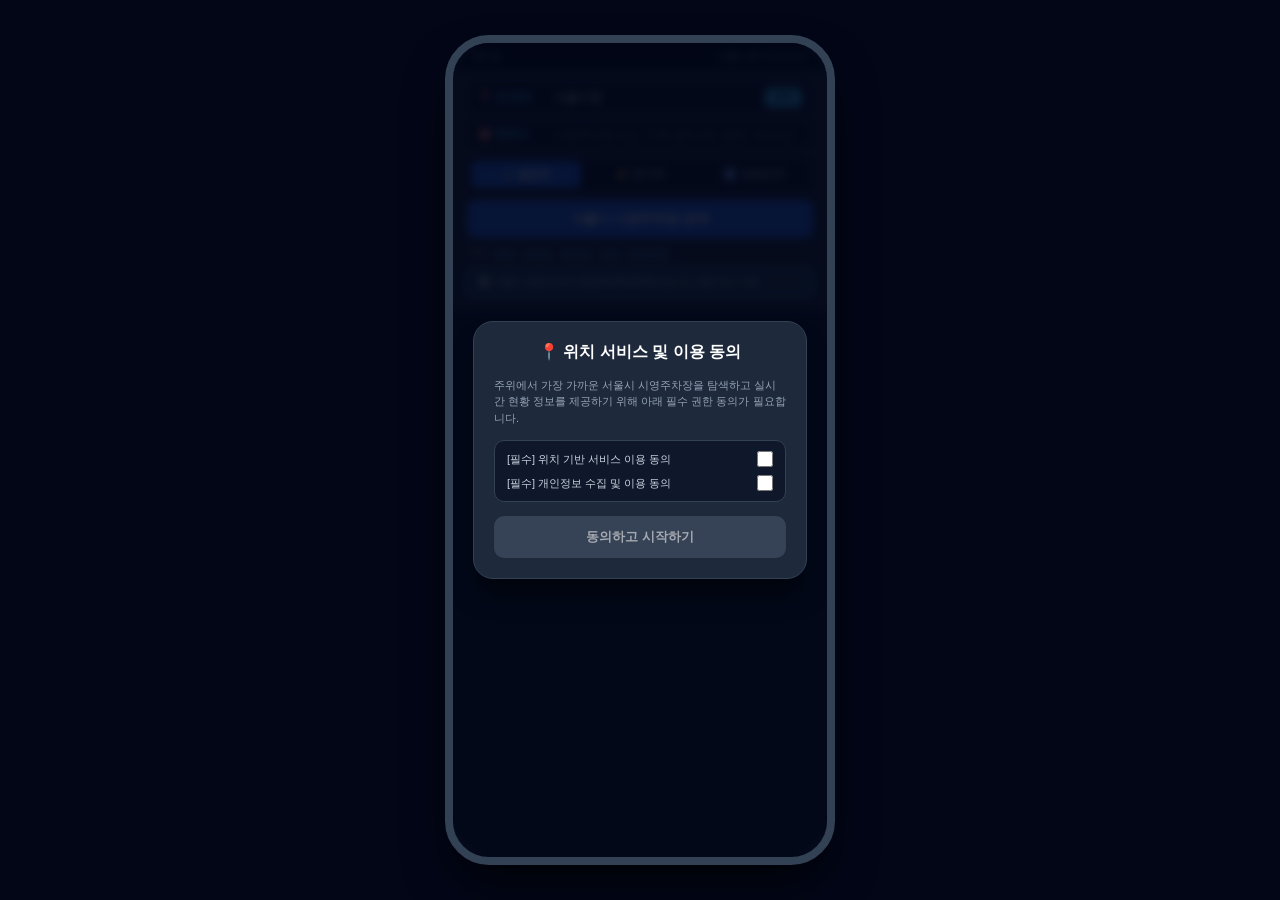
<file: docs/assets/teams/team1/project.html>
<!DOCTYPE html>
<html lang="ko">
<head>
    <meta charset="UTF-8">
    <meta name="viewport" content="width=device-width, initial-scale=1.0">
    <title>서울시 시영주차장 찾기</title>
    <style>
        :root {
            --primary: #2563eb;
            --bg: #0f172a;
            --card-bg: #1e293b;
            --text-main: #f8fafc;
            --text-sub: #94a3b8;
            --green: #22c55e;
            --red: #ef4444;
            --yellow: #eab308;
            --accent: #38bdf8;
            --kakao: #fee500;
            --naver: #03cf5d;
        }

        * { box-sizing: border-box; margin: 0; padding: 0; font-family: -apple-system, BlinkMacSystemFont, "Segoe UI", "Apple SD Gothic Neo", "Noto Sans KR", Roboto, sans-serif; }
        body { background-color: #020617; display: flex; justify-content: center; align-items: center; min-height: 100vh; padding: 10px; }

        .phone-frame {
            width: 390px; height: 830px; background: var(--bg); border-radius: 44px;
            border: 8px solid #334155; box-shadow: 0 25px 50px -12px rgba(0, 0, 0, 0.8);
            display: flex; flex-direction: column; overflow: hidden; position: relative; color: var(--text-main);
        }

        .status-bar { height: 26px; padding: 0 20px; display: flex; justify-content: space-between; align-items: center; font-size: 11px; color: var(--text-sub); background: #020617; }

        .app-header { padding: 12px 14px; background: var(--card-bg); border-bottom: 1px solid #334155; display: flex; flex-direction: column; gap: 8px; }
        
        .location-control { display: flex; flex-direction: column; gap: 6px; }
        .input-row { display: flex; align-items: center; gap: 6px; background: #0f172a; padding: 6px 10px; border-radius: 8px; border: 1px solid #334155; }
        .input-row label { font-size: 11px; font-weight: bold; width: 70px; color: var(--accent); flex-shrink: 0; }
        .input-row input { background: transparent; border: none; color: white; font-size: 12px; flex: 1; outline: none; min-width: 0; }
        
        /* 차량 유형 선택 필터 스타일 */
        .vehicle-filter-group { display: flex; gap: 4px; background: #0f172a; padding: 3px; border-radius: 8px; border: 1px solid #334155; }
        .vehicle-btn {
            flex: 1; background: transparent; border: none; color: var(--text-sub); padding: 6px 0;
            border-radius: 6px; font-size: 11px; font-weight: bold; cursor: pointer; transition: all 0.2s ease;
        }
        .vehicle-btn.active { background: var(--primary); color: #fff; box-shadow: 0 2px 4px rgba(0,0,0,0.3); }

        .btn-gps { background: var(--accent); color: #020617; border: none; padding: 4px 8px; border-radius: 6px; font-size: 10px; font-weight: bold; cursor: pointer; white-space: nowrap; }
        .btn-search { background: var(--primary); color: white; border: none; padding: 10px; border-radius: 8px; font-weight: bold; font-size: 13px; cursor: pointer; text-align: center; }
        .btn-search:active { opacity: 0.85; }

        .notice {
            background: rgba(56, 189, 248, 0.15); border: 1px solid var(--accent); color: #bae6fd;
            font-size: 10px; padding: 6px 10px; border-radius: 6px; line-height: 1.4;
        }

        .hint { font-size: 10px; color: var(--text-sub); padding: 0 2px; }
        .hint span { color: var(--accent); cursor: pointer; text-decoration: underline; }

        .main-screen { flex: 1; overflow-y: auto; padding: 12px; display: flex; flex-direction: column; gap: 12px; }

        .result-header { font-size: 12px; color: var(--text-sub); padding: 0 2px 4px; }
        .result-header b { color: var(--accent); }

        .parking-card {
            background: var(--card-bg); border-radius: 14px; padding: 14px; border: 1px solid #334155;
            display: flex; flex-direction: column; gap: 10px;
        }
        .card-top { display: flex; justify-content: space-between; align-items: flex-start; gap: 8px; }
        .card-title { font-size: 15px; font-weight: bold; color: #fff; line-height: 1.3; }
        .card-dist { font-size: 11px; color: var(--accent); font-weight: bold; white-space: nowrap; }

        .fee-box {
            background: rgba(15, 23, 42, 0.7); border: 1px dashed #475569; border-radius: 8px;
            padding: 8px 10px; font-size: 11px; color: #cbd5e1; display: flex; flex-direction: column; gap: 3px;
        }
        .fee-title { color: var(--accent); font-weight: bold; }

        .picto-grid { display: grid; grid-template-columns: repeat(3, 1fr); gap: 6px; background: #0f172a; padding: 8px; border-radius: 8px; text-align: center; }
        .picto-item { font-size: 11px; color: var(--text-sub); border: 1px solid transparent; border-radius: 6px; padding: 4px 2px; }
        .picto-item.highlight { border-color: var(--accent); background: rgba(56, 189, 248, 0.1); }
        .picto-item b { display: block; font-size: 14px; margin-top: 2px; }

        .nav-btn-group { display: flex; gap: 6px; margin-top: 4px; }
        .nav-btn {
            flex: 1; border: none; padding: 9px 0; border-radius: 8px; font-size: 11px; font-weight: bold;
            cursor: pointer; display: flex; justify-content: center; align-items: center; gap: 4px; text-decoration: none;
        }
        .btn-kakao { background: var(--kakao); color: #191919; }
        .btn-naver { background: var(--naver); color: white; }

        .loading-text { text-align: center; padding: 30px; font-size: 13px; color: var(--accent); }
        
        .empty-box {
            background: var(--card-bg); border: 1px dashed #475569; border-radius: 14px;
            padding: 36px 20px; text-align: center; display: flex; flex-direction: column; align-items: center; gap: 10px;
        }
        .empty-icon { font-size: 32px; }
        .empty-title { font-size: 14px; font-weight: bold; color: #f1f5f9; }
        .empty-sub { font-size: 11px; color: var(--text-sub); line-height: 1.5; }

        .badge-live {
            display: inline-block; background: #065f46; color: #34d399; font-size: 9px;
            padding: 2px 6px; border-radius: 4px; font-weight: bold; margin-left: 4px;
        }

        /* ========== 개인정보 및 위치 동의 모달 스타일 ========== */
        .modal-overlay {
            position: absolute; top: 0; left: 0; right: 0; bottom: 0;
            background: rgba(2, 6, 23, 0.85); backdrop-filter: blur(4px);
            display: flex; justify-content: center; align-items: center; padding: 20px; z-index: 999;
        }
        .modal-card {
            background: var(--card-bg); border: 1px solid #334155; border-radius: 20px;
            padding: 20px; width: 100%; display: flex; flex-direction: column; gap: 14px;
            box-shadow: 0 20px 25px -5px rgba(0, 0, 0, 0.5);
        }
        .modal-title { font-size: 16px; font-weight: bold; color: #fff; text-align: center; }
        .modal-desc { font-size: 11px; color: var(--text-sub); line-height: 1.5; }
        .consent-box {
            background: #0f172a; border-radius: 10px; padding: 10px 12px; border: 1px solid #334155;
            display: flex; flex-direction: column; gap: 8px; font-size: 11px;
        }
        .consent-item { display: flex; justify-content: space-between; align-items: center; color: #cbd5e1; }
        .consent-item input[type="checkbox"] { accent-color: var(--primary); width: 16px; height: 16px; cursor: pointer; }
        .btn-consent {
            background: var(--primary); color: white; border: none; padding: 12px;
            border-radius: 10px; font-weight: bold; font-size: 13px; cursor: pointer; text-align: center;
        }
        .btn-consent:disabled { background: #475569; cursor: not-allowed; opacity: 0.6; }
    </style>
</head>
<body>

<div class="phone-frame">
    <!-- 서비스 이용동의 Modal -->
    <div class="modal-overlay" id="consentModal">
        <div class="modal-card">
            <div class="modal-title">📍 위치 서비스 및 이용 동의</div>
            <div class="modal-desc">
                주위에서 가장 가까운 서울시 시영주차장을 탐색하고 실시간 현황 정보를 제공하기 위해 아래 필수 권한 동의가 필요합니다.
            </div>
            <div class="consent-box">
                <label class="consent-item">
                    <span>[필수] 위치 기반 서비스 이용 동의</span>
                    <input type="checkbox" id="chkLocation" onchange="validateConsent()">
                </label>
                <label class="consent-item">
                    <span>[필수] 개인정보 수집 및 이용 동의</span>
                    <input type="checkbox" id="chkPrivacy" onchange="validateConsent()">
                </label>
            </div>
            <button class="btn-consent" id="btnConsentSubmit" disabled onclick="acceptConsent()">동의하고 시작하기</button>
        </div>
    </div>

    <div class="status-bar">
        <span id="clock">--:--</span>
        <span>서울시영 주차안내</span>
    </div>

    <div class="app-header">
        <div class="location-control">
            <div class="input-row">
                <label>📍 내 위치</label>
                <input type="text" id="startLocInput" value="서울시청" readonly>
                <button class="btn-gps" onclick="setGPSLocation()">GPS</button>
            </div>
            <div class="input-row">
                <label>🎯 목적지</label>
                <input type="text" id="targetLocInput" placeholder="시영주차장 또는 지역 검색 (예: 종로, 여의도)" value="">
            </div>
        </div>

        <!-- 차량 유형 선택 세그먼트 -->
        <div class="vehicle-filter-group">
            <button class="vehicle-btn active" onclick="setVehicleType('general', this)">🚙 일반차</button>
            <button class="vehicle-btn" onclick="setVehicleType('ev', this)">⚡ 전기차</button>
            <button class="vehicle-btn" onclick="setVehicleType('disabled', this)">♿ 장애인차</button>
        </div>

        <button class="btn-search" onclick="searchParking()">서울시 시영주차장 검색</button>
        <div class="hint">
            추천: <span onclick="quickSearch('종로')">종로</span> ·
            <span onclick="quickSearch('여의도')">여의도</span> ·
            <span onclick="quickSearch('동대문')">동대문</span> ·
            <span onclick="quickSearch('강남')">강남</span> ·
            <span onclick="quickSearch('한강')">한강공원</span>
        </div>
        <div class="notice">
            🏛️ 서울시 열린데이터 광장(GetParkInfo) 실시간 연동 모드 지원
        </div>
    </div>

    <div class="main-screen" id="parkingList">
        <div class="loading-text">목적지를 입력하고<br>「서울시 시영주차장 검색」을 눌러주세요</div>
    </div>
</div>

<script>
    // ========== 서울시 열린데이터 광장 API 설정 ==========
    const SEOUL_API_KEY = "YOUR_SEOUL_API_KEY";

    // 선택된 차량 유형 ('general' | 'ev' | 'disabled')
    let currentVehicleType = 'general';

    // ========== 서울시 주요 시영/공영주차장 마스터 데이터 ==========
    const SEOUL_MUNICIPAL_PARKING = [
        { code: "1010001", name: "종로구청 시영주차장", addr: "서울특별시 종로구 삼봉로 43", lat: 37.5735, lng: 126.9790, capacity: 95, rates: "5분당 400원" },
        { code: "1010002", name: "광화문 빌딩 시영주차장", addr: "서울특별시 종로구 세종대로 149", lat: 37.5698, lng: 126.9767, capacity: 150, rates: "5분당 500원" },
        { code: "1020001", name: "서울시청 본청 시영주차장", addr: "서울특별시 중구 세종대로 110", lat: 37.5665, lng: 126.9780, capacity: 180, rates: "5분당 500원" },
        { code: "1020002", name: "동대문디자인플라자(DDP) 시영주차장", addr: "서울특별시 중구 을지로 281", lat: 37.5668, lng: 127.0095, capacity: 350, rates: "5분당 400원" },
        { code: "1020003", name: "남산예장 시영주차장", addr: "서울특별시 중구 예장동 8-1", lat: 37.5562, lng: 126.9904, capacity: 120, rates: "5분당 300원" },
        { code: "1030001", name: "한강공원 여의도 1주차장", addr: "서울특별시 영등포구 여의서로 28", lat: 37.5251, lng: 126.9284, capacity: 450, rates: "30분 기본 2,000원" },
        { code: "1030002", name: "여의도 수선화 시영주차장", addr: "서울특별시 영등포구 여의동로 3", lat: 37.5198, lng: 126.9382, capacity: 210, rates: "5분당 500원" },
        { code: "1040001", name: "강남역 공영(시영)주차장", addr: "서울특별시 강남구 테헤란로 1", lat: 37.4979, lng: 127.0276, capacity: 220, rates: "5분당 600원" },
        { code: "1040002", name: "학여울역 세텍 시영주차장", addr: "서울특별시 강남구 남부순환로 3104", lat: 37.4961, lng: 127.0708, capacity: 580, rates: "5분당 250원" },
        { code: "1050001", name: "상암 수색역 공영주차장", addr: "서울특별시 마포구 수색로 217", lat: 37.5801, lng: 126.8950, capacity: 160, rates: "5분당 250원" },
        { code: "1050002", name: "합정동 시영주차장", addr: "서울특별시 마포구 성지길 25", lat: 37.5485, lng: 126.9135, capacity: 85, rates: "5분당 400원" },
        { code: "1060001", name: "잠실종합운동장 시영주차장", addr: "서울특별시 송파구 올림픽로 25", lat: 37.5160, lng: 127.0740, capacity: 1200, rates: "5분당 200원" }
    ];

    let userLat = 37.5665;
    let userLng = 126.9780;

    function updateClock() {
        const now = new Date();
        document.getElementById('clock').textContent =
            now.getHours().toString().padStart(2, '0') + ':' +
            now.getMinutes().toString().padStart(2, '0');
    }
    updateClock();
    setInterval(updateClock, 30000);

    // ========== 이용동의 및 위치 처리 함수 ==========
    function validateConsent() {
        const chkLoc = document.getElementById('chkLocation').checked;
        const chkPriv = document.getElementById('chkPrivacy').checked;
        document.getElementById('btnConsentSubmit').disabled = !(chkLoc && chkPriv);
    }

    function acceptConsent() {
        document.getElementById('consentModal').style.display = 'none';
        setGPSLocation(); // 동의 완료 후 위치 자동 파악
    }

    function setVehicleType(type, btnElement) {
        currentVehicleType = type;
        document.querySelectorAll('.vehicle-btn').forEach(b => b.classList.remove('active'));
        btnElement.classList.add('active');
        searchParking(); // 선택 변경 시 자동 다시 검색
    }

    function getDistance(lat1, lng1, lat2, lng2) {
        const R = 6371;
        const dLat = (lat2 - lat1) * Math.PI / 180;
        const dLng = (lng2 - lng1) * Math.PI / 180;
        const a = Math.sin(dLat/2) ** 2 +
                  Math.cos(lat1 * Math.PI/180) * Math.cos(lat2 * Math.PI/180) *
                  Math.sin(dLng/2) ** 2;
        return R * 2 * Math.atan2(Math.sqrt(a), Math.sqrt(1-a));
    }

    function formatDistance(km) {
        if (km < 1) return Math.round(km * 1000) + ' m';
        return km.toFixed(1) + ' km';
    }

    async function fetchSeoulParkingApi(parkingName) {
        if (!SEOUL_API_KEY || SEOUL_API_KEY === "YOUR_SEOUL_API_KEY") {
            return null;
        }

        const url = `http://openapi.seoul.go.kr:8088/${SEOUL_API_KEY}/json/GetParkInfo/1/10/${encodeURIComponent(parkingName)}`;

        try {
            const response = await fetch(url);
            const data = await response.json();
            if (data.GetParkInfo && data.GetParkInfo.row) {
                return data.GetParkInfo.row;
            }
        } catch (error) {
            console.warn("서울시 API 호출 오류:", error);
        }
        return null;
    }

    function mockRemaining(capacity) {
        const occupiedRatio = 0.4 + Math.random() * 0.5;
        return Math.max(0, Math.floor(capacity * (1 - occupiedRatio)));
    }

    function setGPSLocation() {
        const startInput = document.getElementById('startLocInput');
        startInput.value = "📍 GPS 확인 중...";

        if (!navigator.geolocation) {
            startInput.value = "📍 GPS 미지원";
            return;
        }

        navigator.geolocation.getCurrentPosition(
            (pos) => {
                userLat = pos.coords.latitude;
                userLng = pos.coords.longitude;
                startInput.value = `📍 내 위치 (${userLat.toFixed(4)}, ${userLng.toFixed(4)})`;
                searchParking();
            },
            () => {
                userLat = 37.5665;
                userLng = 126.9780;
                startInput.value = "📍 서울시청 (GPS 실패)";
                searchParking();
            },
            { enableHighAccuracy: true, timeout: 10000, maximumAge: 60000 }
        );
    }

    function quickSearch(place) {
        document.getElementById('targetLocInput').value = place;
        searchParking();
    }

    async function searchParking() {
        const container = document.getElementById('parkingList');
        const query = document.getElementById('targetLocInput').value.trim();
        const qLower = query.toLowerCase();

        container.innerHTML = '<div class="loading-text">🔍 서울시 시영주차장 실시간 정보 조회 중...</div>';

        let list = [];

        // 1. API 데이터 조회 시도
        const apiResult = await fetchSeoulParkingApi(query);

        if (apiResult && apiResult.length > 0) {
            list = apiResult.map(item => ({
                name: item.PARKING_NAME,
                addr: item.ADDR,
                lat: parseFloat(item.LAT) || userLat,
                lng: parseFloat(item.LOT) || userLng,
                capacity: parseInt(item.CAPACITY) || 100,
                remain: parseInt(item.CUR_PARKING) !== undefined ? (parseInt(item.CAPACITY) - parseInt(item.CUR_PARKING)) : 20,
                rates: item.RATES ? `5분당 ${item.RATES}원` : "공영 요금 체계",
                isLive: true
            }));
        } else {
            // 2. 마스터 데이터에서 검색어 매칭
            if (query) {
                const filtered = SEOUL_MUNICIPAL_PARKING.filter(p =>
                    p.name.toLowerCase().includes(qLower) ||
                    p.addr.toLowerCase().includes(qLower)
                );

                list = filtered.map(p => ({
                    ...p,
                    remain: mockRemaining(p.capacity),
                    isLive: false
                }));
            } else {
                list = SEOUL_MUNICIPAL_PARKING.map(p => ({
                    ...p,
                    remain: mockRemaining(p.capacity),
                    isLive: false
                }));
            }
        }

        container.innerHTML = '';

        // 3. 검색 결과가 0건일 때 처리
        if (query && list.length === 0) {
            container.innerHTML = `
                <div class="empty-box">
                    <div class="empty-icon">🚫</div>
                    <div class="empty-title">검색 결과가 없습니다</div>
                    <div class="empty-sub">
                        "<b>${query}</b>" 구역/장소에 해당하는<br>서울시 시영주차장을 찾을 수 없습니다.<br><br>
                        다른 지역명(예: 종로, 여의도, 강남)으로 다시 검색해보세요.
                    </div>
                </div>
            `;
            return;
        }

        // 4. 거리 계산 및 정렬
        list = list.map(p => ({
            ...p,
            distance: getDistance(userLat, userLng, p.lat, p.lng)
        })).sort((a, b) => a.distance - b.distance);

        const header = document.createElement('div');
        header.className = 'result-header';
        header.innerHTML = query ? `"<b>${query}</b>" 검색 결과` : `<b>내 위치</b> 기준 가까운 시영주차장`;
        container.appendChild(header);

        list.forEach(item => {
            const isFull = item.remain <= 0;
            const disCap = Math.floor(item.remain * 0.1);
            const evCap  = Math.floor(item.remain * 0.15);
            const genCap = Math.max(0, item.remain - disCap - evCap);

            const kakaoUrl = `https://map.kakao.com/link/to/${encodeURIComponent(item.name)},${item.lat},${item.lng}`;
            const naverUrl = `https://map.naver.com/v5/search/${encodeURIComponent(item.name)}?c=${item.lng},${item.lat},15,0,0,0,dh`;

            const card = document.createElement('div');
            card.className = 'parking-card';
            card.innerHTML = `
                <div class="card-top">
                    <span class="card-title">${item.name}</span>
                    <span class="card-dist">${formatDistance(item.distance)}</span>
                </div>
                <div class="fee-box">
                    <span class="fee-title">💳 요금 (시영 공영)</span>
                    <span>${item.rates}</span>
                    <span style="font-size:9px; color:var(--text-sub);">📍 ${item.addr}</span>
                </div>
                <div class="picto-grid">
                    <div class="picto-item ${currentVehicleType === 'disabled' ? 'highlight' : ''}">
                        ♿ 장애인<br><b style="color:var(--accent)">${disCap}</b>
                    </div>
                    <div class="picto-item ${currentVehicleType === 'ev' ? 'highlight' : ''}">
                        ⚡ 전기차<br><b style="color:var(--green)">${evCap}</b>
                    </div>
                    <div class="picto-item ${currentVehicleType === 'general' ? 'highlight' : ''}">
                        🚙 일반<br>
                        <b style="color:${isFull ? 'var(--red)' : 'var(--yellow)'}">
                            ${isFull ? '만차' : genCap}
                        </b>
                    </div>
                </div>
                <div style="font-size:9px; color:#64748b; text-align:center;">
                    총 ${item.capacity}면 · 여유 ${item.remain}면
                    ${item.isLive ? '<span class="badge-live">서울시 실시간</span>' : '<span class="badge-live" style="background:#475569; color:#cbd5e1;">시영 안내</span>'}
                </div>
                <div class="nav-btn-group">
                    <a href="${kakaoUrl}" target="_blank" class="nav-btn btn-kakao">🟡 카카오맵</a>
                    <a href="${naverUrl}" target="_blank" class="nav-btn btn-naver">🟢 네이버지도</a>
                </div>
            `;
            container.appendChild(card);
        });
    }
</script>

</body>
</html>
</file>
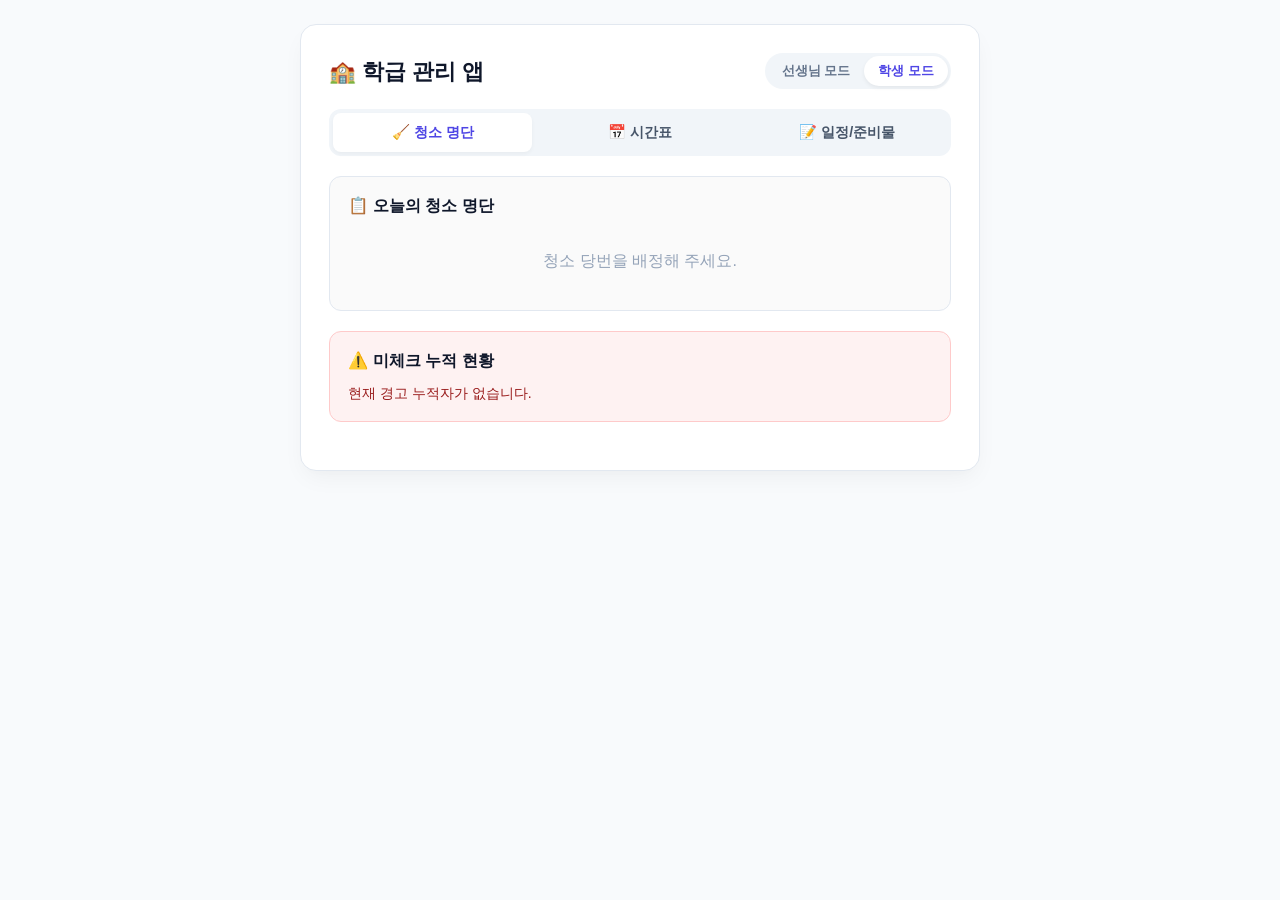
<file: docs/assets/teams/team4/project.html>
<!DOCTYPE html>
<html lang="ko">
<head>
    <meta charset="UTF-8">
    <meta name="viewport" content="width=device-width, initial-scale=1.0">
    <title>스마트 학급 통합 관리 시스템</title>
    <style>
        :root {
            --primary-color: #4F46E5;
            --primary-light: #EEF2FF;
            --bg-color: #F8FAFC;
            --card-bg: #FFFFFF;
            --text-main: #0F172A;
            --text-sub: #475569;
            --border-color: #E2E8F0;
            --danger-color: #EF4444;
            --danger-bg: #FEF2F2;
            --warning-color: #F59E0B;
            --success-color: #10B981;
            --purple-color: #8B5CF6;
            --teal-color: #14B8A6;
        }

        * { box-sizing: border-box; }

        body {
            font-family: 'Pretendard', -apple-system, BlinkMacSystemFont, "Segoe UI", Roboto, sans-serif;
            background-color: var(--bg-color);
            color: var(--text-main);
            margin: 0;
            padding: 24px 16px;
            display: flex;
            justify-content: center;
        }

        .container {
            width: 100%;
            max-width: 680px;
            background: var(--card-bg);
            border-radius: 16px;
            padding: 28px;
            box-shadow: 0 10px 25px -5px rgba(0, 0, 0, 0.05), 0 8px 10px -6px rgba(0, 0, 0, 0.01);
            border: 1px solid var(--border-color);
        }

        .header-bar {
            display: flex;
            justify-content: space-between;
            align-items: center;
            margin-bottom: 20px;
        }

        h1 {
            font-size: 1.35rem;
            font-weight: 700;
            margin: 0;
            color: var(--text-main);
            display: flex;
            align-items: center;
            gap: 8px;
        }

        .mode-toggle {
            display: flex;
            background: #F1F5F9;
            border-radius: 20px;
            padding: 3px;
        }

        .mode-btn {
            border: none;
            padding: 6px 14px;
            border-radius: 16px;
            font-size: 0.82rem;
            font-weight: 600;
            cursor: pointer;
            background: transparent;
            color: #64748B;
            transition: all 0.2s ease;
        }

        .mode-btn.active {
            background: white;
            color: var(--primary-color);
            box-shadow: 0 2px 4px rgba(0,0,0,0.06);
        }

        .today-banner {
            color: white;
            padding: 16px 20px;
            border-radius: 12px;
            text-align: left;
            font-weight: 600;
            font-size: 1.05rem;
            margin-bottom: 12px;
            box-shadow: 0 4px 12px rgba(0,0,0,0.05);
        }

        .today-banner.supply {
            background: linear-gradient(135deg, #0D9488, #10B981);
        }

        .today-banner.eval {
            background: linear-gradient(135deg, #F59E0B, #EF4444);
        }

        .notice-title {
            font-size: 0.8rem;
            opacity: 0.9;
            margin-bottom: 4px;
            text-transform: uppercase;
            letter-spacing: 0.5px;
        }

        .tab-menu {
            display: flex;
            gap: 8px;
            margin-bottom: 20px;
            background: #F1F5F9;
            padding: 4px;
            border-radius: 12px;
        }

        .tab-btn {
            flex: 1;
            padding: 10px;
            border: none;
            background: transparent;
            color: var(--text-sub);
            font-weight: 600;
            border-radius: 8px;
            cursor: pointer;
            font-size: 0.9rem;
            transition: all 0.2s ease;
            text-align: center;
        }

        .tab-btn.active {
            background: white;
            color: var(--primary-color);
            box-shadow: 0 2px 4px rgba(0,0,0,0.04);
        }

        .tab-content { display: none; }
        .tab-content.active { display: block; }

        .section {
            background: #FAFAFA;
            border: 1px solid var(--border-color);
            padding: 18px;
            border-radius: 12px;
            margin-bottom: 20px;
        }

        .section h2 {
            font-size: 1.02rem;
            margin-top: 0;
            margin-bottom: 14px;
            color: var(--text-main);
            display: flex;
            align-items: center;
            gap: 6px;
        }

        .form-group {
            display: flex;
            gap: 10px;
            align-items: center;
            margin-bottom: 10px;
        }

        .form-group label {
            width: 100px;
            font-weight: 600;
            font-size: 0.88rem;
            color: var(--text-sub);
        }

        input[type="number"], input[type="text"], input[type="password"], input[type="date"], select {
            flex: 1;
            padding: 9px 12px;
            border: 1px solid #CBD5E1;
            border-radius: 8px;
            font-size: 0.9rem;
            outline: none;
            transition: border-color 0.2s;
            background: white;
        }

        input:focus, select:focus {
            border-color: var(--primary-color);
        }

        .btn {
            padding: 9px 14px;
            border: none;
            border-radius: 8px;
            font-size: 0.9rem;
            font-weight: 600;
            cursor: pointer;
            transition: all 0.2s;
        }

        .btn-full { width: 100%; padding: 11px; font-size: 0.95rem; margin-top: 6px; }
        .btn-primary { background-color: var(--primary-color); color: white; }
        .btn-purple { background-color: var(--purple-color); color: white; }
        .btn-teal { background-color: var(--teal-color); color: white; }
        .btn-indigo { background-color: #3B82F6; color: white; }
        .btn-danger { background-color: var(--danger-color); color: white; }
        .btn-warning { background-color: var(--warning-color); color: white; }

        .btn-swap {
            background-color: #94A3B8;
            color: white;
            padding: 3px 8px;
            font-size: 0.78rem;
            border-radius: 6px;
            margin-left: 6px;
        }

        .role-list { list-style: none; padding: 0; margin: 0; }
        .role-item {
            display: flex;
            justify-content: space-between;
            align-items: center;
            padding: 12px 14px;
            border: 1px solid var(--border-color);
            background: white;
            border-radius: 10px;
            margin-bottom: 8px;
            gap: 10px;
        }

        .role-info { display: flex; align-items: center; gap: 8px; flex-wrap: wrap; }
        .role-name { font-weight: 600; color: var(--text-main); font-size: 0.92rem; }
        .student-badge { background-color: #F1F5F9; color: #334155; padding: 3px 8px; border-radius: 6px; font-weight: 700; font-size: 0.85rem; }
        
        .swap-reason-text {
            width: 100%;
            font-size: 0.8rem;
            color: #1D4ED8;
            background: #EFF6FF;
            padding: 4px 8px;
            border-radius: 4px;
            margin-top: 4px;
        }

        .checkbox-label { display: flex; align-items: center; gap: 6px; cursor: pointer; font-size: 0.85rem; font-weight: 600; color: var(--text-sub); }
        .checkbox-label input { width: 17px; height: 17px; cursor: pointer; accent-color: var(--primary-color); }

        .penalty-card { background-color: var(--danger-bg); border: 1px solid #FECACA; color: #991B1B; }
        .warning-text { color: var(--danger-color); font-weight: bold; }
        .penalty-notice {
            background: var(--danger-color);
            color: white;
            padding: 12px;
            border-radius: 8px;
            text-align: center;
            font-weight: bold;
            margin-bottom: 15px;
            font-size: 0.92rem;
        }

        .card-grid {
            display: grid;
            grid-template-columns: repeat(auto-fill, minmax(130px, 1fr));
            gap: 12px;
            margin-bottom: 16px;
        }

        .flip-card {
            background-color: transparent;
            width: 100%;
            height: 140px;
            perspective: 1000px;
            cursor: pointer;
        }

        .flip-card-inner {
            position: relative;
            width: 100%;
            height: 100%;
            text-align: center;
            transition: transform 0.6s ease-in-out;
            transform-style: preserve-3d;
            border-radius: 12px;
            box-shadow: 0 4px 10px rgba(0, 0, 0, 0.08);
        }

        .flip-card.flipped .flip-card-inner {
            transform: rotateY(180deg);
        }

        .flip-card-front, .flip-card-back {
            position: absolute;
            width: 100%;
            height: 100%;
            -webkit-backface-visibility: hidden;
            backface-visibility: hidden;
            border-radius: 12px;
            display: flex;
            flex-direction: column;
            justify-content: center;
            align-items: center;
            padding: 10px;
        }

        .flip-card-front {
            background: linear-gradient(135deg, #4F46E5, #8B5CF6);
            color: white;
            font-weight: 700;
            font-size: 1.1rem;
            border: 2px solid #6366F1;
        }

        .flip-card-back {
            background: white;
            color: var(--text-main);
            transform: rotateY(180deg);
            border: 1px solid var(--border-color);
            justify-content: space-between;
        }

        .timetable-table {
            width: 100%;
            border-collapse: collapse;
            text-align: center;
            background: white;
            border-radius: 8px;
            overflow: hidden;
            border: 1px solid var(--border-color);
        }

        .timetable-table th, .timetable-table td {
            border: 1px solid var(--border-color);
            padding: 9px 4px;
            font-size: 0.88rem;
        }

        .timetable-table th {
            background: #F8FAFC;
            color: var(--text-sub);
            font-weight: 700;
        }

        .timetable-table td.period-label {
            background: #F8FAFC;
            font-weight: 700;
            color: #64748B;
        }

        .teacher-only { display: block; }
        body.student-mode .teacher-only { display: none !important; }

        .modal-overlay {
            display: none;
            position: fixed;
            top: 0; left: 0; width: 100%; height: 100%;
            background: rgba(15, 23, 42, 0.4);
            backdrop-filter: blur(2px);
            justify-content: center;
            align-items: center;
            z-index: 1000;
        }

        .modal-content {
            background: white;
            padding: 24px;
            border-radius: 14px;
            width: 90%;
            max-width: 380px;
            box-shadow: 0 20px 25px -5px rgba(0,0,0,0.1);
        }

        .modal-content h3 { margin-top: 0; font-size: 1.1rem; }

        .modal-buttons { display: flex; gap: 8px; margin-top: 18px; justify-content: flex-end; }
    </style>
</head>
<body class="student-mode">

<div class="container">
    <div class="header-bar">
        <h1>🏫 학급 관리 앱</h1>
        <div class="mode-toggle">
            <button class="mode-btn" id="btnTeacherMode" onclick="requestTeacherMode()">선생님 모드</button>
            <button class="mode-btn active" id="btnStudentMode" onclick="switchMode('student')">학생 모드</button>
        </div>
    </div>

    <div class="section teacher-only" style="background: #FEF3C7; border-color: #FDE68A; margin-bottom: 16px;">
        <div style="display: flex; justify-content: space-between; align-items: center;">
            <span style="font-weight: 700; color: #92400E; font-size: 0.9rem;">🔐 선생님 모드 관리</span>
            <button class="btn btn-warning" style="padding: 5px 10px; font-size: 0.8rem;" onclick="resetTeacherPassword()">비밀번호 변경</button>
        </div>
    </div>

    <div id="todaySupplyBanner" style="display: none;" class="today-banner supply">
        <div class="notice-title">🎒 오늘의 챙겨야 할 준비물</div>
        <span id="todaySupplyText"></span>
    </div>

    <div id="todayEvalBanner" style="display: none;" class="today-banner eval">
        <div class="notice-title">📢 오늘 진행되는 수행평가</div>
        <span id="todayEvalText"></span>
    </div>

    <div class="tab-menu">
        <button class="tab-btn active" onclick="switchTab('cleanTab')">🧹 청소 명단</button>
        <button class="tab-btn" onclick="switchTab('timetableTab')">📅 시간표</button>
        <button class="tab-btn" onclick="switchTab('evalTab')">📝 일정/준비물</button>
    </div>

    <div id="cleanTab" class="tab-content active">
        <div class="section teacher-only">
            <h2>⚙️ 오늘의 청소 설정</h2>
            <div class="form-group">
                <label for="assignMethod">배정 방식:</label>
                <select id="assignMethod">
                    <option value="roleRandom">🎰 번호순 + 역할만 랜덤</option>
                    <option value="sequence">순번대로 (차례대로)</option>
                    <option value="roulette">🎲 학생 & 역할 모두 랜덤 (룰렛)</option>
                    <option value="cardFlip">🃏 카드 뒤집기 (클릭하여 공개)</option>
                </select>
            </div>
            <div class="form-group">
                <label for="startNum">시작 번호:</label>
                <input type="number" id="startNum" value="1" min="1">
            </div>
            <div class="form-group">
                <label for="endNum">끝 번호:</label>
                <input type="number" id="endNum" value="25" min="1">
            </div>
            <div class="form-group">
                <label for="absentNums">결석 번호:</label>
                <input type="text" id="absentNums" placeholder="예: 5, 12">
            </div>
            <button class="btn btn-primary btn-full" onclick="generateDutyList()">오늘의 청소 당번 배정하기</button>
        </div>

        <div id="penaltyAlert" style="display: none;" class="penalty-notice">
            🚨 [미체크 3회 누적자 발생] 오늘 청소는 페널티 대상자가 단독/합동으로 청소합니다!
        </div>

        <div class="section">
            <div style="display: flex; justify-content: space-between; align-items: center; margin-bottom: 14px;">
                <h2 style="margin: 0;">📋 오늘의 청소 명단</h2>
                <button class="btn btn-teal" id="flipAllBtn" style="display: none; padding: 4px 10px; font-size: 0.8rem;" onclick="flipAllCards()">🃏 전체 뒤집기</button>
            </div>
            <div id="cardGridContainer" class="card-grid" style="display: none;"></div>
            <ul class="role-list" id="dutyList">
                <li style="text-align: center; color: #94A3B8; padding: 20px 0; background: transparent; border: none;">
                    청소 당번을 배정해 주세요.
                </li>
            </ul>
            <button class="btn btn-danger btn-full teacher-only" id="finishDayBtn" onclick="finishToday()" style="display: none;">
                🌙 하루 청소 마감 (미체크자 경고 1회 추가)
            </button>
        </div>

        <div class="section penalty-card">
            <div style="display: flex; justify-content: space-between; align-items: center; margin-bottom: 12px;">
                <h2 style="margin:0;">⚠️ 미체크 누적 현황</h2>
                <button class="btn btn-danger teacher-only" style="padding: 4px 10px; font-size: 0.78rem;" onclick="clearAllPenalties()">전체 초기화</button>
            </div>
            
            <div class="teacher-only" style="margin-bottom: 12px; background: white; padding: 10px; border-radius: 8px; border: 1px solid #FECACA;">
                <span style="font-size: 0.82rem; font-weight: bold; color: #7F1D1D; display: block; margin-bottom: 6px;">🛠 특정 학생 횟수 직접 설정:</span>
                <div style="display: flex; gap: 6px;">
                    <input type="number" id="manualStudentNum" placeholder="학생 번호" style="font-size: 0.82rem; padding: 6px 8px;" min="1">
                    <input type="number" id="manualPenaltyCount" placeholder="누적 횟수" style="font-size: 0.82rem; padding: 6px 8px;" min="0">
                    <button class="btn btn-primary" style="padding: 6px 10px; font-size: 0.82rem; white-space: nowrap;" onclick="setManualPenalty()">적용</button>
                </div>
            </div>

            <div id="penaltyList" style="font-size: 0.88rem;">
                현재 경고 누적자가 없습니다.
            </div>
        </div>
    </div>

    <div id="timetableTab" class="tab-content">
        <div class="section teacher-only">
            <h2>✏️ 시간표 설정 및 조정</h2>
            <div class="form-group">
                <label for="ttDay">요일 선택:</label>
                <select id="ttDay">
                    <option value="mon">월요일</option>
                    <option value="tue">화요일</option>
                    <option value="wed">수요일</option>
                    <option value="thu">목요일</option>
                    <option value="fri">금요일</option>
                </select>
            </div>
            <div class="form-group">
                <label for="ttPeriod">교시 선택:</label>
                <select id="ttPeriod">
                    <option value="1">1교시</option>
                    <option value="2">2교시</option>
                    <option value="3">3교시</option>
                    <option value="4">4교시</option>
                    <option value="5">5교시</option>
                    <option value="6">6교시</option>
                    <option value="7">7교시</option>
                </select>
            </div>
            <div class="form-group">
                <label for="ttSubject">과목 입력:</label>
                <input type="text" id="ttSubject" placeholder="예: 국어, 수학 (최대 5자)" maxlength="5">
            </div>
            <button class="btn btn-indigo btn-full" onclick="saveTimetableCell()">시간표 저장하기</button>
        </div>

        <div class="section">
            <h2>📅 주간 시간표</h2>
            <table class="timetable-table">
                <thead>
                    <tr>
                        <th style="width: 16%;">교시</th>
                        <th>월</th>
                        <th>화</th>
                        <th>수</th>
                        <th>목</th>
                        <th>금</th>
                    </tr>
                </thead>
                <tbody id="timetableBody">
                </tbody>
            </table>
        </div>
    </div>

    <div id="evalTab" class="tab-content">
        <div class="section teacher-only">
            <h2>🎒 준비물 등록</h2>
            <div class="form-group">
                <label for="supplyDate">날짜 선택:</label>
                <input type="date" id="supplyDate">
            </div>
            <div class="form-group">
                <label for="supplyTitle">준비물 내용:</label>
                <input type="text" id="supplyTitle" placeholder="예: 미술 준비물 (자, 색연필)">
            </div>
            <button class="btn btn-teal btn-full" onclick="addSupply()">준비물 등록하기</button>
        </div>

        <div class="section teacher-only">
            <h2>➕ 수행평가 일정 등록</h2>
            <div class="form-group">
                <label for="evalDate">날짜 선택:</label>
                <input type="date" id="evalDate">
            </div>
            <div class="form-group">
                <label for="evalTitle">과목/내용:</label>
                <input type="text" id="evalTitle" placeholder="예: 수학 단원평가">
            </div>
            <button class="btn btn-purple btn-full" onclick="addEvaluation()">수행평가 일정 저장하기</button>
        </div>

        <div class="section">
            <h2>🎒 등록된 준비물 목록</h2>
            <ul class="role-list" id="supplyList">
                <li style="text-align: center; color: #94A3B8; padding: 20px 0; background: transparent; border: none;">
                    등록된 준비물이 없습니다.
                </li>
            </ul>
        </div>

        <div class="section">
            <h2>📅 등록된 수행평가 목록</h2>
            <ul class="role-list" id="evalList">
                <li style="text-align: center; color: #94A3B8; padding: 20px 0; background: transparent; border: none;">
                    등록된 수행평가 일정이 없습니다.
                </li>
            </ul>
        </div>
    </div>
</div>

<div class="modal-overlay" id="swapModal">
    <div class="modal-content">
        <h3>🔄 당번 교체 신청</h3>
        <p><strong id="originalStudentText"></strong>번 학생을 다른 학생과 바꿉니다.</p>
        <div class="form-group">
            <label for="newStudentNum">대체 번호:</label>
            <input type="number" id="newStudentNum" placeholder="예: 9">
        </div>
        <div class="form-group">
            <label for="swapReason">교체 사유:</label>
            <input type="text" id="swapReason" placeholder="예: 병원 방문 등">
        </div>
        <div class="modal-buttons">
            <button class="btn" style="background:#E2E8F0; color:#475569;" onclick="closeSwapModal()">취소</button>
            <button class="btn btn-primary" onclick="confirmSwap()">교체 완료</button>
        </div>
    </div>
</div>

<div class="modal-overlay" id="passwordModal">
    <div class="modal-content">
        <h3 id="passwordModalTitle">🔒 선생님 인증</h3>
        <p id="passwordModalDesc" style="font-size:0.85rem; color:#64748B;">선생님 모드로 전환하기 위해 비밀번호를 입력해 주세요.</p>
        <div class="form-group">
            <label for="teacherPasswordInput">비밀번호:</label>
            <input type="password" id="teacherPasswordInput" placeholder="비밀번호 입력">
        </div>
        <div class="form-group" id="confirmPasswordGroup" style="display: none;">
            <label for="teacherPasswordConfirm">비밀번호 확인:</label>
            <input type="password" id="teacherPasswordConfirm" placeholder="비밀번호 재입력">
        </div>
        <div class="modal-buttons">
            <button class="btn" style="background:#E2E8F0; color:#475569;" onclick="closePasswordModal()">취소</button>
            <button class="btn btn-primary" onclick="submitTeacherPassword()">확인</button>
        </div>
    </div>
</div>

<script>
    let currentMode = 'student';
    let isCardFlipMode = false;

    function requestTeacherMode() {
        const storedPassword = localStorage.getItem('teacherPassword');
        const modal = document.getElementById('passwordModal');
        const title = document.getElementById('passwordModalTitle');
        const desc = document.getElementById('passwordModalDesc');
        const input = document.getElementById('teacherPasswordInput');
        const confirmGroup = document.getElementById('confirmPasswordGroup');
        const confirmInput = document.getElementById('teacherPasswordConfirm');
        
        input.value = '';
        confirmInput.value = '';

        if (!storedPassword) {
            title.innerText = '🔑 비밀번호 최초 설정';
            desc.innerText = '선생님 모드에서 사용할 비밀번호를 정해주세요.';
            confirmGroup.style.display = 'flex';
        } else {
            title.innerText = '🔒 선생님 모드 비밀번호 확인';
            desc.innerText = '선생님 모드로 전환하기 위해 비밀번호를 입력해 주세요.';
            confirmGroup.style.display = 'none';
        }

        modal.style.display = 'flex';
        input.focus();
    }

    function closePasswordModal() {
        document.getElementById('passwordModal').style.display = 'none';
    }

    function submitTeacherPassword() {
        const input = document.getElementById('teacherPasswordInput').value.trim();
        const confirmInput = document.getElementById('teacherPasswordConfirm').value.trim();
        const storedPassword = localStorage.getItem('teacherPassword');

        if (!input) {
            alert('비밀번호를 입력해 주세요.');
            return;
        }

        if (!storedPassword) {
            if (input !== confirmInput) {
                alert('비밀번호가 일치하지 않습니다.');
                return;
            }
            localStorage.setItem('teacherPassword', input);
            alert('선생님 비밀번호가 저장되었습니다!');
            closePasswordModal();
            switchMode('teacher');
        } else {
            if (input === storedPassword) {
                closePasswordModal();
                switchMode('teacher');
            } else {
                alert('비밀번호가 일치하지 않습니다.');
            }
        }
    }

    function resetTeacherPassword() {
        if (confirm('비밀번호를 재설정하시겠습니까?')) {
            localStorage.removeItem('teacherPassword');
            requestTeacherMode();
        }
    }

    function switchMode(mode) {
        currentMode = mode;
        if (mode === 'student') {
            document.body.className = 'student-mode';
            document.getElementById('btnStudentMode').classList.add('active');
            document.getElementById('btnTeacherMode').classList.remove('active');
        } else {
            document.body.className = 'teacher-mode';
            document.getElementById('btnTeacherMode').classList.add('active');
            document.getElementById('btnStudentMode').classList.remove('active');
        }
        renderDutyList();
        renderEvaluations();
        renderSupplies();
        renderTimetable();
    }

    function switchTab(tabId) {
        document.querySelectorAll('.tab-content').forEach(el => el.classList.remove('active'));
        document.querySelectorAll('.tab-btn').forEach(el => el.classList.remove('active'));

        document.getElementById(tabId).classList.add('active');
        event.target.classList.add('active');
    }

    function getTodayString() {
        const today = new Date();
        const year = today.getFullYear();
        const month = String(today.getMonth() + 1).padStart(2, '0');
        const day = String(today.getDate()).padStart(2, '0');
        return `${year}-${month}-${day}`;
    }

    let timetable = {
        mon: ["국어", "수학", "사회", "과학", "체육", "자율", "동아리"],
        tue: ["수학", "영어", "국어", "음악", "미술", "미술", "자율"],
        wed: ["영어", "국어", "수학", "도덕", "동아리", "동아리", "창체"],
        thu: ["사회", "과학", "영어", "국어", "체육", "수학", "자율"],
        fri: ["과학", "수학", "국어", "영어", "음악", "창체", "자율"]
    };

    function renderTimetable() {
        const tbody = document.getElementById('timetableBody');
        tbody.innerHTML = '';

        for (let p = 1; p <= 7; p++) {
            const tr = document.createElement('tr');
            tr.innerHTML = `
                <td class="period-label">${p}교시</td>
                <td>${timetable.mon[p-1] || '-'}</td>
                <td>${timetable.tue[p-1] || '-'}</td>
                <td>${timetable.wed[p-1] || '-'}</td>
                <td>${timetable.thu[p-1] || '-'}</td>
                <td>${timetable.fri[p-1] || '-'}</td>
            `;
            tbody.appendChild(tr);
        }
    }

    function saveTimetableCell() {
        const day = document.getElementById('ttDay').value;
        const period = parseInt(document.getElementById('ttPeriod').value);
        const subject = document.getElementById('ttSubject').value.trim();

        if (!subject) {
            alert('과목명을 입력해 주세요.');
            return;
        }

        if (subject.length > 5) {
            alert('과목명은 최대 5글자까지 입력할 수 있습니다.');
            return;
        }

        timetable[day][period - 1] = subject;
        document.getElementById('ttSubject').value = '';
        renderTimetable();
        alert('시간표가 저장되었습니다!');
    }

    let supplies = [];

    function addSupply() {
        const date = document.getElementById('supplyDate').value;
        const title = document.getElementById('supplyTitle').value.trim();

        if (!date || !title) {
            alert('날짜와 내용을 모두 입력해 주세요.');
            return;
        }

        supplies.push({ date, title });
        supplies.sort((a, b) => new Date(a.date) - new Date(b.date));

        document.getElementById('supplyTitle').value = '';
        renderSupplies();
        checkTodaySupplies();
        alert('준비물이 등록되었습니다!');
    }

    function deleteSupply(index) {
        supplies.splice(index, 1);
        renderSupplies();
        checkTodaySupplies();
    }

    function renderSupplies() {
        const supplyListEl = document.getElementById('supplyList');
        supplyListEl.innerHTML = '';

        if (supplies.length === 0) {
            supplyListEl.innerHTML = '<li style="text-align: center; color: #94A3B8; padding: 20px 0; background: transparent; border: none;">등록된 준비물이 없습니다.</li>';
            return;
        }

        supplies.forEach((item, index) => {
            const li = document.createElement('li');
            li.className = 'role-item';
            const deleteBtn = currentMode === 'teacher' 
                ? `<button class="btn btn-danger teacher-only" style="padding:4px 8px; font-size:0.78rem;" onclick="deleteSupply(${index})">삭제</button>` 
                : '';
                
            li.innerHTML = `
                <div>
                    <strong style="color:var(--teal-color); font-size: 0.88rem;">[${item.date}]</strong> ${item.title}
                </div>
                ${deleteBtn}
            `;
            supplyListEl.appendChild(li);
        });
    }

    function checkTodaySupplies() {
        const today = getTodayString();
        const todayItems = supplies.filter(item => item.date === today);

        const banner = document.getElementById('todaySupplyBanner');
        const textEl = document.getElementById('todaySupplyText');

        if (todayItems.length > 0) {
            const titles = todayItems.map(i => i.title).join(', ');
            textEl.innerText = titles;
            banner.style.display = 'block';
        } else {
            banner.style.display = 'none';
        }
    }

    let evaluations = [];

    function addEvaluation() {
        const date = document.getElementById('evalDate').value;
        const title = document.getElementById('evalTitle').value.trim();

        if (!date || !title) {
            alert('날짜와 수행평가 내용을 모두 입력해 주세요.');
            return;
        }

        evaluations.push({ date, title });
        evaluations.sort((a, b) => new Date(a.date) - new Date(b.date));

        document.getElementById('evalTitle').value = '';
        renderEvaluations();
        checkTodayEvaluations();
        alert('수행평가가 등록되었습니다!');
    }

    function deleteEval(index) {
        evaluations.splice(index, 1);
        renderEvaluations();
        checkTodayEvaluations();
    }

    function renderEvaluations() {
        const evalListEl = document.getElementById('evalList');
        evalListEl.innerHTML = '';

        if (evaluations.length === 0) {
            evalListEl.innerHTML = '<li style="text-align: center; color: #94A3B8; padding: 20px 0; background: transparent; border: none;">등록된 수행평가 일정이 없습니다.</li>';
            return;
        }

        evaluations.forEach((item, index) => {
            const li = document.createElement('li');
            li.className = 'role-item';
            const deleteBtn = currentMode === 'teacher' 
                ? `<button class="btn btn-danger teacher-only" style="padding:4px 8px; font-size:0.78rem;" onclick="deleteEval(${index})">삭제</button>` 
                : '';
                
            li.innerHTML = `
                <div>
                    <strong style="color:var(--purple-color); font-size: 0.88rem;">[${item.date}]</strong> ${item.title}
                </div>
                ${deleteBtn}
            `;
            evalListEl.appendChild(li);
        });
    }

    function checkTodayEvaluations() {
        const today = getTodayString();
        const todayItems = evaluations.filter(item => item.date === today);

        const banner = document.getElementById('todayEvalBanner');
        const textEl = document.getElementById('todayEvalText');

        if (todayItems.length > 0) {
            const titles = todayItems.map(i => i.title).join(', ');
            textEl.innerText = titles;
            banner.style.display = 'block';
        } else {
            banner.style.display = 'none';
        }
    }

    const roles = [
        "1. 칠판 및 교탁 청소", "2. 교실 바닥 쓸기", "3. 교실 바닥 닦기",
        "4. 쓰레기통 비우기", "5. 복도 청소", "6. 창문 및 창틀 청소", "7. 분리수거 및 정리"
    ];

    let lastAssignedNumber = 0;
    let uncheckCounts = {};
    let currentDutyList = [];
    let selectedRoleIndexForSwap = null;
    let swapMap = {};

    function generateDutyList() {
        const assignMethod = document.getElementById('assignMethod').value;
        const startNum = parseInt(document.getElementById('startNum').value);
        const endNum = parseInt(document.getElementById('endNum').value);
        const absentInput = document.getElementById('absentNums').value;
        
        const absentList = absentInput.split(',').map(n => parseInt(n.trim())).filter(n => !isNaN(n));
        const penaltyStudents = Object.keys(uncheckCounts).map(Number).filter(num => uncheckCounts[num] >= 3);

        currentDutyList = [];
        const penaltyAlertEl = document.getElementById('penaltyAlert');

        if (penaltyStudents.length > 0) {
            penaltyAlertEl.style.display = 'block';
            penaltyStudents.forEach((studentNum, index) => {
                currentDutyList.push({ roleIndex: index % roles.length, studentNum, checked: false, isPenalty: true, swapReason: "", flipped: true });
            });
            isCardFlipMode = false;
            renderDutyList();
            return;
        }

        penaltyAlertEl.style.display = 'none';

        let availableStudents = [];
        for (let i = startNum; i <= endNum; i++) {
            if (!absentList.includes(i)) availableStudents.push(i);
        }

        if (availableStudents.length === 0) { alert('청소 가능한 학생이 없습니다.'); return; }

        isCardFlipMode = (assignMethod === 'cardFlip');

        if (assignMethod === 'cardFlip' || assignMethod === 'roulette') {
            let shuffledStudents = [...availableStudents].sort(() => Math.random() - 0.5);
            let shuffledRoleIndexes = Array.from({length: roles.length}, (_, k) => k).sort(() => Math.random() - 0.5);

            for (let i = 0; i < Math.min(roles.length, shuffledStudents.length); i++) {
                let originalStudent = shuffledStudents[i];
                let actualStudent = originalStudent;
                let swapNote = "";

                if (swapMap[originalStudent]) {
                    actualStudent = swapMap[originalStudent];
                    swapNote = `대리 청소: ${originalStudent}번 순번 → ${actualStudent}번 진행`;
                    delete swapMap[originalStudent];
                }

                currentDutyList.push({
                    roleIndex: shuffledRoleIndexes[i],
                    studentNum: actualStudent,
                    originalStudentNum: originalStudent,
                    checked: false,
                    isPenalty: false,
                    swapReason: swapNote,
                    flipped: !isCardFlipMode
                });
            }

        } else if (assignMethod === 'roleRandom') {
            let currentIndex = availableStudents.findIndex(num => num > lastAssignedNumber);
            if (currentIndex === -1) currentIndex = 0;

            let selectedStudents = [];
            for (let i = 0; i < roles.length; i++) {
                if (availableStudents.length === 0) break;
                selectedStudents.push(availableStudents[currentIndex % availableStudents.length]);
                currentIndex++;
            }

            let shuffledRoleIndexes = Array.from({length: roles.length}, (_, k) => k).sort(() => Math.random() - 0.5);

            selectedStudents.forEach((originalStudent, idx) => {
                let actualStudent = originalStudent;
                let swapNote = "";

                if (swapMap[originalStudent]) {
                    actualStudent = swapMap[originalStudent];
                    swapNote = `대리 청소: ${originalStudent}번 순번 → ${actualStudent}번 진행`;
                    delete swapMap[originalStudent];
                }

                currentDutyList.push({
                    roleIndex: shuffledRoleIndexes[idx],
                    studentNum: actualStudent,
                    originalStudentNum: originalStudent,
                    checked: false,
                    isPenalty: false,
                    swapReason: swapNote,
                    flipped: true
                });
            });

            if (selectedStudents.length > 0) {
                lastAssignedNumber = selectedStudents[selectedStudents.length - 1];
            }

        } else if (assignMethod === 'sequence') {
            let currentIndex = availableStudents.findIndex(num => num > lastAssignedNumber);
            if (currentIndex === -1) currentIndex = 0;

            let selectedStudents = [];
            for (let i = 0; i < roles.length; i++) {
                if (availableStudents.length === 0) break;
                selectedStudents.push(availableStudents[currentIndex % availableStudents.length]);
                currentIndex++;
            }

            selectedStudents.forEach((originalStudent, idx) => {
                let actualStudent = originalStudent;
                let swapNote = "";

                if (swapMap[originalStudent]) {
                    actualStudent = swapMap[originalStudent];
                    swapNote = `대리 청소: ${originalStudent}번 순번 → ${actualStudent}번 진행`;
                    delete swapMap[originalStudent];
                }

                currentDutyList.push({
                    roleIndex: idx,
                    studentNum: actualStudent,
                    originalStudentNum: originalStudent,
                    checked: false,
                    isPenalty: false,
                    swapReason: swapNote,
                    flipped: true
                });
            });

            if (selectedStudents.length > 0) {
                lastAssignedNumber = selectedStudents[selectedStudents.length - 1];
            }
        }

        renderDutyList();
    }

    function renderDutyList() {
        const dutyListEl = document.getElementById('dutyList');
        const cardGridContainer = document.getElementById('cardGridContainer');
        const flipAllBtn = document.getElementById('flipAllBtn');
        const finishDayBtn = document.getElementById('finishDayBtn');

        dutyListEl.innerHTML = '';
        cardGridContainer.innerHTML = '';

        if (currentDutyList.length === 0) {
            dutyListEl.innerHTML = '<li style="text-align: center; color: #94A3B8; padding: 20px 0; background: transparent; border: none;">청소 당번을 배정해 주세요.</li>';
            cardGridContainer.style.display = 'none';
            flipAllBtn.style.display = 'none';
            finishDayBtn.style.display = 'none';
            return;
        }

        finishDayBtn.style.display = 'block';

        if (isCardFlipMode) {
            cardGridContainer.style.display = 'grid';
            flipAllBtn.style.display = 'block';

            currentDutyList.forEach((item, index) => {
                const card = document.createElement('div');
                card.className = `flip-card ${item.flipped ? 'flipped' : ''}`;
                const roleName = roles[item.roleIndex] || `역할 ${item.roleIndex + 1}`;

                card.innerHTML = `
                    <div class="flip-card-inner">
                        <div class="flip-card-front">
                            <span>CARD ${index + 1}</span>
                            <span style="font-size:0.75rem; margin-top:6px; opacity:0.8;">클릭하여 뒤집기</span>
                        </div>
                        <div class="flip-card-back">
                            <span style="font-size: 0.8rem; font-weight:700; color: var(--primary-color);">${roleName}</span>
                            <span style="font-size: 1.2rem; font-weight: 800; color: var(--text-main); margin: 6px 0;">${item.studentNum}번</span>
                            <label class="checkbox-label" onclick="event.stopPropagation()">
                                <input type="checkbox" ${item.checked ? 'checked' : ''} onchange="toggleDutyCheck(${index})"> 완료
                            </label>
                        </div>
                    </div>
                `;

                card.onclick = () => {
                    item.flipped = !item.flipped;
                    card.classList.toggle('flipped');
                };

                cardGridContainer.appendChild(card);
            });
        } else {
            cardGridContainer.style.display = 'none';
            flipAllBtn.style.display = 'none';

            currentDutyList.forEach((item, index) => {
                const li = document.createElement('li');
                li.className = 'role-item';

                const roleName = roles[item.roleIndex] || `역할 ${item.roleIndex + 1}`;
                const swapBtn = currentMode === 'teacher' 
                    ? `<button class="btn-swap teacher-only" onclick="openSwapModal(${index})">교체</button>` 
                    : '';

                const reasonHtml = item.swapReason 
                    ? `<div class="swap-reason-text">${item.swapReason}</div>` 
                    : '';

                li.innerHTML = `
                    <div style="width: 100%;">
                        <div style="display:flex; justify-content:space-between; align-items:center;">
                            <div class="role-info">
                                <span class="role-name">${roleName}</span>
                                <span class="student-badge">${item.studentNum}번 학생</span>
                                ${swapBtn}
                            </div>
                            <label class="checkbox-label">
                                <input type="checkbox" ${item.checked ? 'checked' : ''} onchange="toggleDutyCheck(${index})">
                                완료
                            </label>
                        </div>
                        ${reasonHtml}
                    </div>
                `;
                dutyListEl.appendChild(li);
            });
        }

        renderPenaltyList();
    }

    function flipAllCards() {
        const allFlipped = currentDutyList.every(item => item.flipped);
        currentDutyList.forEach(item => item.flipped = !allFlipped);
        renderDutyList();
    }

    function toggleDutyCheck(index) {
        currentDutyList[index].checked = !currentDutyList[index].checked;
    }

    function finishToday() {
        if (!confirm('오늘 청소를 마감하시겠습니까? 미체크 학생에게 경고 1회가 부여됩니다.')) return;

        currentDutyList.forEach(item => {
            if (!item.checked) {
                uncheckCounts[item.studentNum] = (uncheckCounts[item.studentNum] || 0) + 1;
            } else {
                if (item.isPenalty) {
                    uncheckCounts[item.studentNum] = 0;
                }
            }
        });

        alert('하루 청소 마감이 완료되었습니다!');
        renderPenaltyList();
    }

    // --- ⚠️ 페널티/미체크 누적 조작 및 관리 함수 ---
    function renderPenaltyList() {
        const penaltyListEl = document.getElementById('penaltyList');
        const students = Object.keys(uncheckCounts).filter(num => uncheckCounts[num] > 0).map(Number).sort((a, b) => a - b);

        if (students.length === 0) {
            penaltyListEl.innerText = '현재 경고 누적자가 없습니다.';
            return;
        }

        let html = '<ul style="margin:0; padding:0; list-style:none;">';
        students.forEach(studentNum => {
            const count = uncheckCounts[studentNum];
            const warningClass = count >= 3 ? 'warning-text' : '';
            html += `
                <li style="display:flex; justify-content:space-between; align-items:center; margin-bottom:8px; padding:8px 12px; background:white; border-radius:8px; border:1px solid #FECACA;">
                    <span class="${warningClass}">
                        <strong>${studentNum}번 학생:</strong> 미체크 ${count}회 누적 ${count >= 3 ? '(🚨 페널티 단독 청소 대상)' : ''}
                    </span>
                    <div class="teacher-only" style="display:flex; gap:4px; align-items:center;">
                        <button class="btn" style="padding:2px 8px; font-size:0.75rem; background:#E2E8F0; color:#334155;" onclick="adjustUncheckCount(${studentNum}, -1)">-1</button>
                        <button class="btn" style="padding:2px 8px; font-size:0.75rem; background:#E2E8F0; color:#334155;" onclick="adjustUncheckCount(${studentNum}, 1)">+1</button>
                        <button class="btn btn-danger" style="padding:2px 8px; font-size:0.75rem;" onclick="resetUncheckCount(${studentNum})">초기화</button>
                    </div>
                </li>
            `;
        });
        html += '</ul>';

        penaltyListEl.innerHTML = html;
    }

    function adjustUncheckCount(studentNum, delta) {
        uncheckCounts[studentNum] = Math.max(0, (uncheckCounts[studentNum] || 0) + delta);
        if (uncheckCounts[studentNum] === 0) {
            delete uncheckCounts[studentNum];
        }
        renderPenaltyList();
    }

    function resetUncheckCount(studentNum) {
        delete uncheckCounts[studentNum];
        renderPenaltyList();
    }

    function clearAllPenalties() {
        if (confirm('모든 학생의 미체크 누적 기록을 초기화하시겠습니까?')) {
            uncheckCounts = {};
            renderPenaltyList();
        }
    }

    function setManualPenalty() {
        const numInput = document.getElementById('manualStudentNum');
        const countInput = document.getElementById('manualPenaltyCount');
        const studentNum = parseInt(numInput.value);
        const count = parseInt(countInput.value);

        if (isNaN(studentNum) || studentNum < 1) {
            alert('올바른 학생 번호를 입력해 주세요.');
            return;
        }

        if (isNaN(count) || count < 0) {
            alert('올바른 누적 횟수를 입력해 주세요.');
            return;
        }

        if (count === 0) {
            delete uncheckCounts[studentNum];
        } else {
            uncheckCounts[studentNum] = count;
        }

        numInput.value = '';
        countInput.value = '';
        renderPenaltyList();
        alert(`${studentNum}번 학생의 누적 횟수가 ${count}회로 설정되었습니다.`);
    }

    function openSwapModal(index) {
        selectedRoleIndexForSwap = index;
        const currentItem = currentDutyList[index];
        document.getElementById('originalStudentText').innerText = currentItem.studentNum;
        document.getElementById('newStudentNum').value = '';
        document.getElementById('swapReason').value = '';
        document.getElementById('swapModal').style.display = 'flex';
    }

    function closeSwapModal() {
        document.getElementById('swapModal').style.display = 'none';
    }

    function confirmSwap() {
        const newNum = parseInt(document.getElementById('newStudentNum').value);
        const reason = document.getElementById('swapReason').value.trim();

        if (isNaN(newNum) || newNum < 1) {
            alert('올바른 교체 학생 번호를 입력해 주세요.');
            return;
        }

        const item = currentDutyList[selectedRoleIndexForSwap];
        const oldNum = item.studentNum;

        item.studentNum = newNum;
        item.swapReason = reason ? `교체 사유: ${reason} (${oldNum}번 → ${newNum}번)` : `교체: ${oldNum}번 → ${newNum}번`;

        closeSwapModal();
        renderDutyList();
        alert('당번 교체가 완료되었습니다.');
    }

    renderTimetable();
    renderSupplies();
    renderEvaluations();
</script>
</body>
</html>
</file>
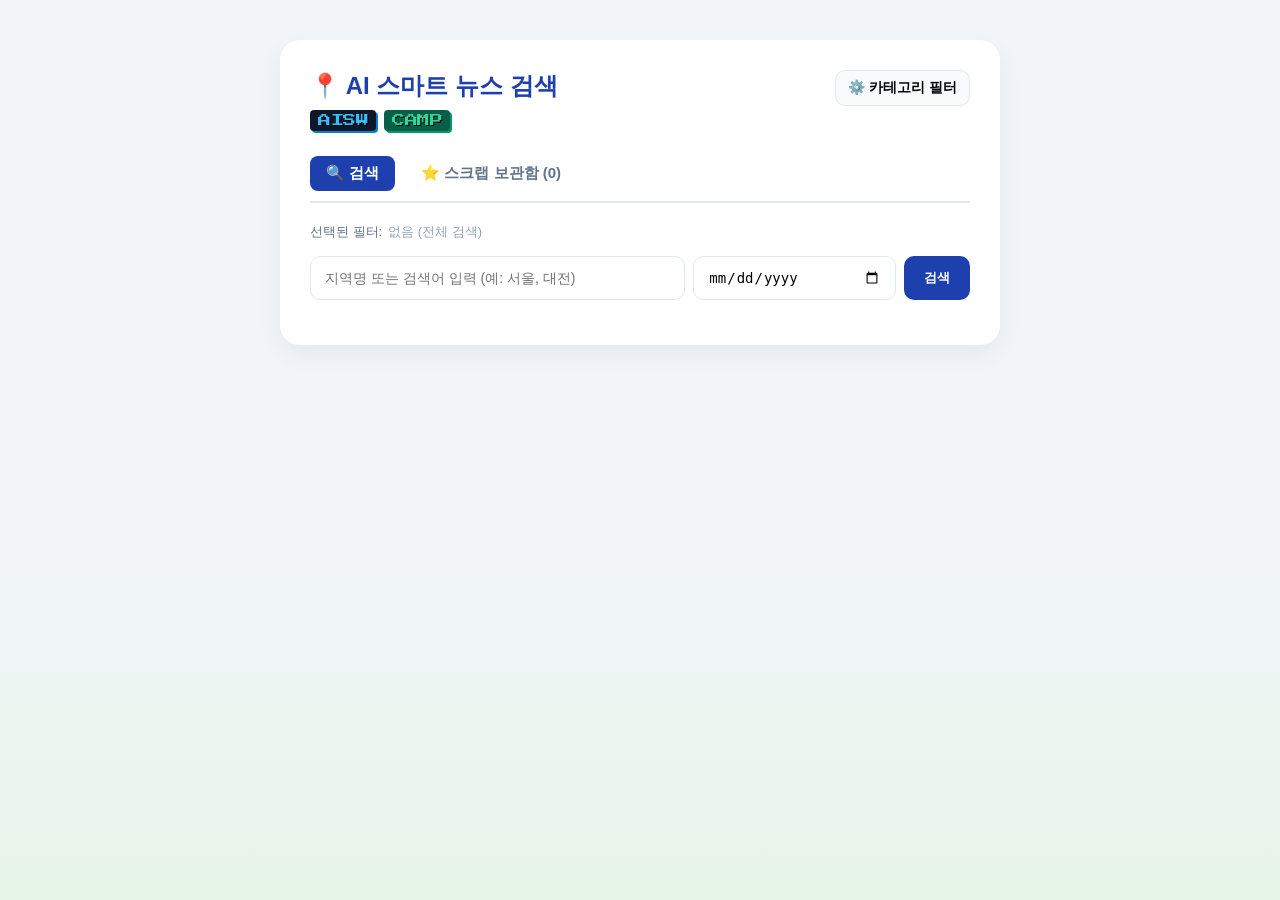
<file: docs/assets/teams/team8/project.html>
<!DOCTYPE html>
<html lang="ko">

<head>
  <meta charset="UTF-8">
  <meta name="viewport" content="width=device-width, initial-scale=1.0">
  <title>AI 스마트 뉴스 검색</title>
  <style>
    @import url('https://fonts.googleapis.com/css2?family=Press+Start+2P&display=swap');

    :root {
      --primary-color: #1e40af; /* 짙지만 약간 연한 딥 블루 */
      --primary-hover: #1d4ed8;
      --bg-color: #f1f5f9;
      --card-bg: #ffffff;
      --text-main: #0f172a;
      --text-muted: #64748b;
      --border-color: #e2e8f0;
    }

    * { box-sizing: border-box; }

    body {
      margin: 0;
      font-family: 'Pretendard', -apple-system, BlinkMacSystemFont, "Segoe UI", Roboto, sans-serif;
      /* 하단 연한 초록 이미지/그라데이션 세팅 */
      background: linear-gradient(180deg, #f1f5f9 60%, #e8f5e9 100%),
                  url("data:image/svg+xml,%3Csvg width='60' height='60' viewBox='0 0 60 60' xmlns='http://www.w3.org/2000/svg'%3E%3Cg fill='%20a7f3d0' fill-opacity='0.15' fill-rule='evenodd'%3E%3Cpath d='M36 34v-4h-2v4h-4v2h4v4h2v-4h4v-2h-4zm0-30V0h-2v4h-4v2h4v4h2V6h4V4h-4zM6 34v-4H4v4H0v2h4v4h2v-4h4v-2H6zM6 4V0H4v4H0v2h4v4h2V6h4V4H6z'/%3E%3C/g%3E%3C/svg%3E");
      background-attachment: fixed;
      color: var(--text-main);
      padding: 20px 10px;
      min-height: 100vh;
    }

    .container {
      max-width: 720px;
      margin: 20px auto;
      background: var(--card-bg);
      padding: 30px;
      border-radius: 20px;
      box-shadow: 0 10px 25px rgba(0, 0, 0, 0.05);
    }

    .header {
      display: flex;
      justify-content: space-between;
      align-items: flex-start;
      margin-bottom: 25px;
    }

    .title-group {
      display: flex;
      flex-direction: column;
      gap: 6px;
    }

    /* 상단 메인 타이틀 (짙지만 살짝 연한 블루) */
    .title-main {
      margin: 0;
      font-size: 24px;
      font-weight: 800;
      color: var(--primary-color);
      display: flex;
      align-items: center;
      gap: 8px;
    }

    /* AISW & CAMP 픽셀 느낌 서브 타이틀 영역 */
    .title-sub-row {
      display: flex;
      align-items: center;
      gap: 8px;
      margin-top: 2px;
    }

    .pixel-text {
      font-family: 'Press Start 2P', monospace, monospace;
      font-size: 13px;
      letter-spacing: -0.5px;
      text-transform: uppercase;
      background: #0f172a;
      color: #38bdf8;
      padding: 4px 8px;
      border-radius: 4px;
      box-shadow: 2px 2px 0px #0284c7;
      display: inline-block;
      text-shadow: 1px 1px 0px #000;
    }

    .pixel-camp {
      background: #065f46;
      color: #34d399;
      box-shadow: 2px 2px 0px #059669;
    }

    .tab-menu {
      display: flex;
      gap: 10px;
      margin-bottom: 20px;
      border-bottom: 2px solid var(--border-color);
      padding-bottom: 10px;
    }

    .tab-btn {
      padding: 8px 16px;
      border: none;
      background: none;
      font-size: 15px;
      font-weight: 600;
      color: var(--text-muted);
      cursor: pointer;
      border-radius: 8px;
      transition: all 0.2s;
    }

    .tab-btn.active {
      background: var(--primary-color);
      color: white;
    }

    .menu-toggle {
      font-size: 14px;
      cursor: pointer;
      background: #f8fafc;
      border: 1px solid var(--border-color);
      border-radius: 10px;
      padding: 8px 12px;
      font-weight: bold;
    }

    .filter-box {
      display: none;
      background: #f8fafc;
      padding: 20px;
      border-radius: 12px;
      border: 1px solid var(--border-color);
      margin-bottom: 20px;
    }

    .filter-group { margin-bottom: 15px; }
    .filter-group:last-child { margin-bottom: 0; }

    .filter-group-title {
      display: inline-block;
      margin: 0 0 8px 0;
      font-size: 14px;
      font-weight: bold;
      color: var(--text-main);
      cursor: pointer;
      padding: 4px 8px;
      border-radius: 6px;
      transition: background 0.2s;
    }

    .filter-group-title:hover { background: #e2e8f0; }

    .filter-btn {
      padding: 6px 12px;
      margin: 3px;
      border: 1px solid var(--border-color);
      border-radius: 20px;
      background: white;
      font-size: 13px;
      cursor: pointer;
      transition: all 0.2s;
    }

    .filter-btn:hover { background: #f1f5f9; }

    .filter-btn.active {
      background: var(--primary-color);
      color: white;
      border-color: var(--primary-color);
      font-weight: 600;
    }

    .selected-tags {
      margin-bottom: 15px;
      font-size: 13px;
      color: var(--text-muted);
      display: flex;
      align-items: center;
      gap: 6px;
      flex-wrap: wrap;
    }

    .tag-chip {
      background: #e0e7ff;
      color: #4338ca;
      padding: 3px 8px;
      border-radius: 12px;
      font-size: 12px;
      font-weight: 600;
    }

    .search-form {
      display: flex;
      flex-wrap: wrap;
      gap: 8px;
      margin-bottom: 15px;
    }

    input {
      padding: 12px 14px;
      border-radius: 10px;
      border: 1px solid var(--border-color);
      font-size: 14px;
      outline: none;
    }

    #regionInput { flex: 2; min-width: 150px; }
    #dateInput { flex: 1; min-width: 130px; }

    .search-btn {
      padding: 12px 20px;
      background: var(--primary-color);
      color: white;
      border: none;
      border-radius: 10px;
      font-weight: bold;
      cursor: pointer;
    }

    .history-section {
      margin-bottom: 20px;
      background: #f8fafc;
      padding: 12px 16px;
      border-radius: 10px;
      border: 1px solid var(--border-color);
    }

    .history-title {
      font-size: 12px;
      font-weight: bold;
      color: var(--text-muted);
      margin-bottom: 8px;
    }

    .history-list {
      display: flex;
      flex-wrap: wrap;
      gap: 6px;
    }

    .history-item {
      display: inline-flex;
      align-items: center;
      gap: 6px;
      background: white;
      border: 1px solid var(--border-color);
      padding: 4px 10px;
      border-radius: 16px;
      font-size: 12px;
      color: var(--text-main);
    }

    .history-keyword {
      cursor: pointer;
      font-weight: 500;
    }

    .history-keyword:hover { color: var(--primary-color); }

    .history-date {
      font-size: 10px;
      color: var(--text-muted);
    }

    .history-del-btn {
      cursor: pointer;
      color: #ef4444;
      font-weight: bold;
      margin-left: 2px;
      font-size: 11px;
    }

    .history-del-btn:hover { color: #b91c1c; }

    .news-card {
      margin-top: 15px;
      background: white;
      padding: 18px;
      border: 1px solid var(--border-color);
      border-left: 5px solid var(--primary-color);
      border-radius: 12px;
      position: relative;
    }

    .news-date { font-size: 12px; color: var(--text-muted); margin-bottom: 6px; }

    .news-title {
      font-size: 16px;
      font-weight: 700;
      color: var(--text-main);
      text-decoration: none;
      display: block;
      line-height: 1.4;
      margin-bottom: 12px;
    }

    .news-title:hover { color: var(--primary-color); }

    .action-btns { display: flex; gap: 8px; flex-wrap: wrap; }

    .btn-small {
      padding: 6px 12px;
      border: 1px solid var(--border-color);
      background: #f8fafc;
      border-radius: 6px;
      font-size: 12px;
      font-weight: 600;
      cursor: pointer;
      display: flex;
      align-items: center;
      gap: 4px;
    }

    .btn-small:hover { background: #e2e8f0; }

    .summary-box {
      display: none;
      background: #fff7ed;
      border: 1px solid #ffedd5;
      padding: 16px;
      margin-top: 12px;
      line-height: 1.8;
      border-radius: 8px;
      font-size: 13px;
    }

    .summary-box ul {
      margin: 6px 0 10px 0;
      padding-left: 18px;
    }

    .summary-box li {
      margin-bottom: 4px;
    }

    .no-result { text-align: center; padding: 40px 0; color: var(--text-muted); line-height: 1.6; }
  </style>
</head>

<body>

  <div class="container">

    <div class="header">
      <div class="title-group">
        <h1 class="title-main">📍 AI 스마트 뉴스 검색</h1>
        <div class="title-sub-row">
          <span class="pixel-text">AISW</span>
          <span class="pixel-text pixel-camp">CAMP</span>
        </div>
      </div>
      <button class="menu-toggle" onclick="toggleFilter()">⚙️ 카테고리 필터</button>
    </div>

    <div class="tab-menu">
      <button class="tab-btn active" onclick="switchTab('search')">🔍 검색</button>
      <button class="tab-btn" onclick="switchTab('bookmarks')">⭐ 스크랩 보관함 (<span id="bookmarkCount">0</span>)</button>
    </div>

    <!-- 카테고리 필터 영역 -->
    <div id="filterBox" class="filter-box">
      <!-- 정치 그룹 -->
      <div class="filter-group">
        <div class="filter-group-title filter-btn" data-filter="정치">🏛️ 정치 (전체)</div>
        <div>
          <button class="filter-btn" data-filter="행정">행정</button>
          <button class="filter-btn" data-filter="외교">외교</button>
          <button class="filter-btn" data-filter="국회">국회</button>
        </div>
      </div>

      <!-- 경제 그룹 -->
      <div class="filter-group">
        <div class="filter-group-title filter-btn" data-filter="경제">📈 경제 (전체)</div>
        <div>
          <button class="filter-btn" data-filter="삼성전자">삼성전자</button>
          <button class="filter-btn" data-filter="환율">환율</button>
        </div>
      </div>

      <!-- 스포츠 그룹 -->
      <div class="filter-group">
        <div class="filter-group-title filter-btn" data-filter="스포츠">⚽ 스포츠 (전체)</div>
        <div>
          <button class="filter-btn" data-filter="축구">축구</button>
          <button class="filter-btn" data-filter="야구">야구</button>
          <button class="filter-btn" data-filter="농구">농구</button>
          <button class="filter-btn" data-filter="골프">골프</button>
          <button class="filter-btn" data-filter="e스포츠">e스포츠</button>
          <button class="filter-btn" data-filter="배구">배구</button>
          <button class="filter-btn" data-filter="탁구">탁구</button>
        </div>
      </div>
    </div>

    <div class="selected-tags" id="selectedTagsDisplay">
      <span>선택된 필터:</span> <span style="color:#94a3b8;">없음 (전체 검색)</span>
    </div>

    <div id="searchSection">
      <div class="search-form">
        <input id="regionInput" type="text" placeholder="지역명 또는 검색어 입력 (예: 서울, 대전)">
        <input id="dateInput" type="date">
        <button class="search-btn" onclick="searchNews()">검색</button>
      </div>

      <div class="history-section" id="historySection">
        <div class="history-title">🕒 최근 검색 기록</div>
        <div class="history-list" id="historyList"></div>
      </div>
    </div>

    <div id="newsList"></div>

  </div>

  <script>
    let selectedFilters = new Set();
    let currentTab = "search";
    let lastSearchResults = [];

    const placeholders = {
      "정치": "검색어 입력 (예: 정치, 선거 등)",
      "행정": "검색어 입력 (예: 행정)",
      "외교": "검색어 입력 (예: 외교)",
      "국회": "검색어 입력 (예: 국회)",
      "경제": "기업명 또는 경제 키워드 입력",
      "삼성전자": "검색어 입력 (예: 삼성전자, 주식 등)",
      "환율": "검색어 입력 (예: 환율, 원달러 등)",
      "스포츠": "지역명 또는 관련 키워드 입력",
      "야구": "야구선수 이름/구단 입력 (예: 류현진, KIA)",
      "축구": "축구선수 이름 입력 (예: 손흥민, 이강인)",
      "농구": "농구 팀/선수 입력 (예: KBL, NBA)",
      "골프": "골프 선수/대회 입력",
      "e스포츠": "게임명/선수명 입력 (예: T1, 페이커)",
      "배구": "배구 팀/선수 입력",
      "탁구": "탁구 선수/대회 입력"
    };

    updateBookmarkCount();
    renderSearchHistory();

    function toggleFilter() {
      const box = document.getElementById("filterBox");
      box.style.display = (box.style.display === "block") ? "none" : "block";
    }

    document.querySelectorAll(".filter-btn").forEach(button => {
      button.addEventListener("click", () => {
        const filterVal = button.dataset.filter;

        if (selectedFilters.has(filterVal)) {
          selectedFilters.delete(filterVal);
          button.classList.remove("active");
        } else {
          selectedFilters.add(filterVal);
          button.classList.add("active");
        }

        updateSelectedTagsUI();
        updatePlaceholder();
      });
    });

    function updatePlaceholder() {
      const input = document.getElementById("regionInput");
      const filterArray = Array.from(selectedFilters);

      if (filterArray.length === 0) {
        input.placeholder = "지역명 또는 검색어 입력 (예: 서울, 대전)";
      } else {
        const lastSelected = filterArray[filterArray.length - 1];
        input.placeholder = placeholders[lastSelected] || `검색어 입력 (예: ${lastSelected})`;
      }
    }

    function updateSelectedTagsUI() {
      const display = document.getElementById("selectedTagsDisplay");
      if (selectedFilters.size === 0) {
        display.innerHTML = `<span>선택된 필터:</span> <span style="color:#94a3b8;">없음 (전체 검색)</span>`;
      } else {
        const tagsHtml = Array.from(selectedFilters)
          .map(tag => `<span class="tag-chip">${tag}</span>`)
          .join(" ");
        display.innerHTML = `<span>선택된 필터:</span> ${tagsHtml}`;
      }
    }

    document.getElementById("regionInput").addEventListener("keydown", (e) => {
      if (e.key === "Enter") searchNews();
    });

    function switchTab(tab) {
      currentTab = tab;
      const buttons = document.querySelectorAll(".tab-btn");
      buttons[0].classList.toggle("active", tab === 'search');
      buttons[1].classList.toggle("active", tab === 'bookmarks');

      document.getElementById("searchSection").style.display = (tab === 'search') ? "block" : "none";

      if (tab === 'search') {
        renderNews(lastSearchResults);
      } else {
        renderBookmarks();
      }
    }

    function getSearchHistory() {
      return JSON.parse(localStorage.getItem("newsSearchHistory") || "[]");
    }

    function saveSearchHistory(region, filterStr) {
      let history = getSearchHistory();
      const now = new Date();
      const timeStr = `${now.getMonth() + 1}.${now.getDate()} ${String(now.getHours()).padStart(2, '0')}:${String(now.getMinutes()).padStart(2, '0')}`;
      const queryText = filterStr ? `${region || '전체'} (${filterStr})` : region;

      history = history.filter(item => item.query !== queryText);
      history.unshift({
        id: Date.now(),
        query: queryText,
        region: region,
        time: timeStr
      });

      if (history.length > 8) history.pop();

      localStorage.setItem("newsSearchHistory", JSON.stringify(history));
      renderSearchHistory();
    }

    function removeSearchHistory(id, e) {
      e.stopPropagation();
      let history = getSearchHistory().filter(item => item.id !== id);
      localStorage.setItem("newsSearchHistory", JSON.stringify(history));
      renderSearchHistory();
    }

    function renderSearchHistory() {
      const history = getSearchHistory();
      const listContainer = document.getElementById("historyList");
      const section = document.getElementById("historySection");

      if (history.length === 0) {
        section.style.display = "none";
        return;
      }

      section.style.display = "block";
      listContainer.innerHTML = "";

      history.forEach(item => {
        listContainer.innerHTML += `
          <div class="history-item">
            <span class="history-keyword" onclick="quickSearch('${escapeQuotes(item.region)}')">${item.query}</span>
            <span class="history-date">${item.time}</span>
            <span class="history-del-btn" onclick="removeSearchHistory(${item.id}, event)">❌</span>
          </div>
        `;
      });
    }

    function quickSearch(region) {
      document.getElementById("regionInput").value = region || "";
      searchNews();
    }

    async function fetchRssData(keyword) {
      const rss = `https://news.google.com/rss/search?q=${encodeURIComponent(keyword)}&hl=ko&gl=KR&ceid=KR:ko`;
      const response = await fetch(`https://api.rss2json.com/v1/api.json?rss_url=${encodeURIComponent(rss)}`);
      return await response.json();
    }

    async function searchNews() {
      let region = document.getElementById("regionInput").value.trim();
      const date = document.getElementById("dateInput").value;
      const list = document.getElementById("newsList");

      if (!region && selectedFilters.size === 0) {
        alert("검색어를 입력하거나 카테고리 필터를 선택해 주세요!");
        return;
      }

      saveSearchHistory(region, Array.from(selectedFilters).join(", "));
      list.innerHTML = `<div class="no-result">🔍 최신 뉴스를 불러오는 중입니다...</div>`;

      const queryKeywords = [];

      if (region) {
        queryKeywords.push(region);
      }

      selectedFilters.forEach(filter => {
        if (filter === "삼성전자") {
          if (!region.includes("삼성전자")) {
            queryKeywords.push("삼성전자 주식");
          } else {
            queryKeywords.push("주식 주가");
          }
        } else if (filter === "환율") {
          if (!region.includes("환율")) {
            queryKeywords.push("환율");
          }
        } else {
          if (!region.includes(filter)) {
            queryKeywords.push(filter);
          }
        }
      });

      if (date) queryKeywords.push(date);

      const keyword = queryKeywords.join(" ");

      try {
        let data = await fetchRssData(keyword);

        if ((!data.items || data.items.length === 0) && selectedFilters.size > 0) {
          const fallbackKeyword = Array.from(selectedFilters).join(" ");
          data = await fetchRssData(fallbackKeyword);
        }

        if (!data.items || data.items.length === 0) {
          list.innerHTML = `<div class="no-result">🔍 검색 결과가 없습니다. 다른 키워드로 검색해 보세요.</div>`;
          lastSearchResults = [];
          return;
        }

        lastSearchResults = data.items.slice(0, 10);
        renderNews(lastSearchResults);

      } catch (error) {
        list.innerHTML = `<div class="no-result">뉴스를 불러오는데 실패했습니다. 네트워크 상태를 확인해 주세요.</div>`;
      }
    }

    function renderNews(items) {
      const list = document.getElementById("newsList");
      list.innerHTML = "";

      if (items.length === 0) {
        list.innerHTML = `<div class="no-result">검색어를 입력하고 검색 버튼을 눌러주세요.</div>`;
        return;
      }

      const bookmarks = getBookmarks();

      items.forEach((item, idx) => {
        const d = new Date(item.pubDate);
        const koreanDate = `${d.getFullYear()}년 ${d.getMonth() + 1}월 ${d.getDate()}일`;
        const isBookmarked = bookmarks.some(b => b.link === item.link);
        const safeTitle = escapeQuotes(item.title);

        list.innerHTML += `
          <div class="news-card">
            <div class="news-date">📅 ${koreanDate}</div>
            <a class="news-title" href="${item.link}" target="_blank" rel="noopener noreferrer">${item.title}</a>
            <div class="action-btns">
              <button class="btn-small" onclick="toggleAiSummary(this, '${safeTitle}')">🤖 AI 요약</button>
              <button class="btn-small" onclick="speakText('${safeTitle}')">🔊 읽기</button>
              <button class="btn-small" onclick="toggleBookmark(${idx})">
                ${isBookmarked ? '⭐ 저장됨' : '☆ 스크랩'}
              </button>
            </div>
            <div class="summary-box"></div>
          </div>
        `;
      });
    }

    function toggleAiSummary(btn, title) {
      const card = btn.closest('.news-card');
      const box = card.querySelector('.summary-box');

      if (box.style.display === "block") {
        box.style.display = "none";
        btn.innerText = "🤖 AI 요약";
        return;
      }

      box.style.display = "block";
      box.innerHTML = "🤖 AI가 요약 중입니다...";
      btn.innerText = "🤖 AI 요약 닫기";

      setTimeout(() => {
        box.innerHTML = `
          <strong>📌 AI 핵심 요약</strong>
          <ul>
            <li>${title}</li>
            <li>해당 뉴스는 최신 주요 이슈 및 상세 소식을 전하고 있습니다.</li>
          </ul>
        `;
      }, 300);
    }

    function speakText(text) {
      if ('speechSynthesis' in window) {
        window.speechSynthesis.cancel();
        const utterance = new SpeechSynthesisUtterance(text);
        utterance.lang = 'ko-KR';
        window.speechSynthesis.speak(utterance);
      }
    }

    function getBookmarks() {
      return JSON.parse(localStorage.getItem("newsBookmarks") || "[]");
    }

    function toggleBookmark(idx) {
      const item = lastSearchResults[idx];
      let bookmarks = getBookmarks();
      const existingIdx = bookmarks.findIndex(b => b.link === item.link);

      if (existingIdx > -1) {
        bookmarks.splice(existingIdx, 1);
      } else {
        bookmarks.push(item);
      }

      localStorage.setItem("newsBookmarks", JSON.stringify(bookmarks));
      updateBookmarkCount();

      if (currentTab === 'search') renderNews(lastSearchResults);
      else renderBookmarks();
    }

    function renderBookmarks() {
      const bookmarks = getBookmarks();
      const list = document.getElementById("newsList");
      list.innerHTML = "";

      if (bookmarks.length === 0) {
        list.innerHTML = `<div class="no-result">저장된 항목이 없습니다.</div>`;
        return;
      }

      bookmarks.forEach((item) => {
        const d = new Date(item.pubDate);
        const koreanDate = `${d.getFullYear()}년 ${d.getMonth() + 1}월 ${d.getDate()}일`;

        list.innerHTML += `
          <div class="news-card">
            <div class="news-date">📰 보관된 뉴스 | 📅 ${koreanDate}</div>
            <a class="news-title" href="${item.link}" target="_blank">${item.title}</a>
            <div class="action-btns">
              <button class="btn-small" onclick="removeBookmark('${item.link}')">🗑️ 삭제</button>
            </div>
          </div>
        `;
      });
    }

    function removeBookmark(link) {
      let bookmarks = getBookmarks().filter(b => b.link !== link);
      localStorage.setItem("newsBookmarks", JSON.stringify(bookmarks));
      updateBookmarkCount();
      renderBookmarks();
    }

    function updateBookmarkCount() {
      const count = getBookmarks().length;
      document.getElementById("bookmarkCount").innerText = count;
    }

    function escapeQuotes(str) {
      if (!str) return '';
      return str
        .replace(/\\/g, '\\\\')
        .replace(/'/g, "\\'")
        .replace(/"/g, '&quot;')
        .replace(/\n/g, ' ');
    }
  </script>
</body>

</html>
</file>
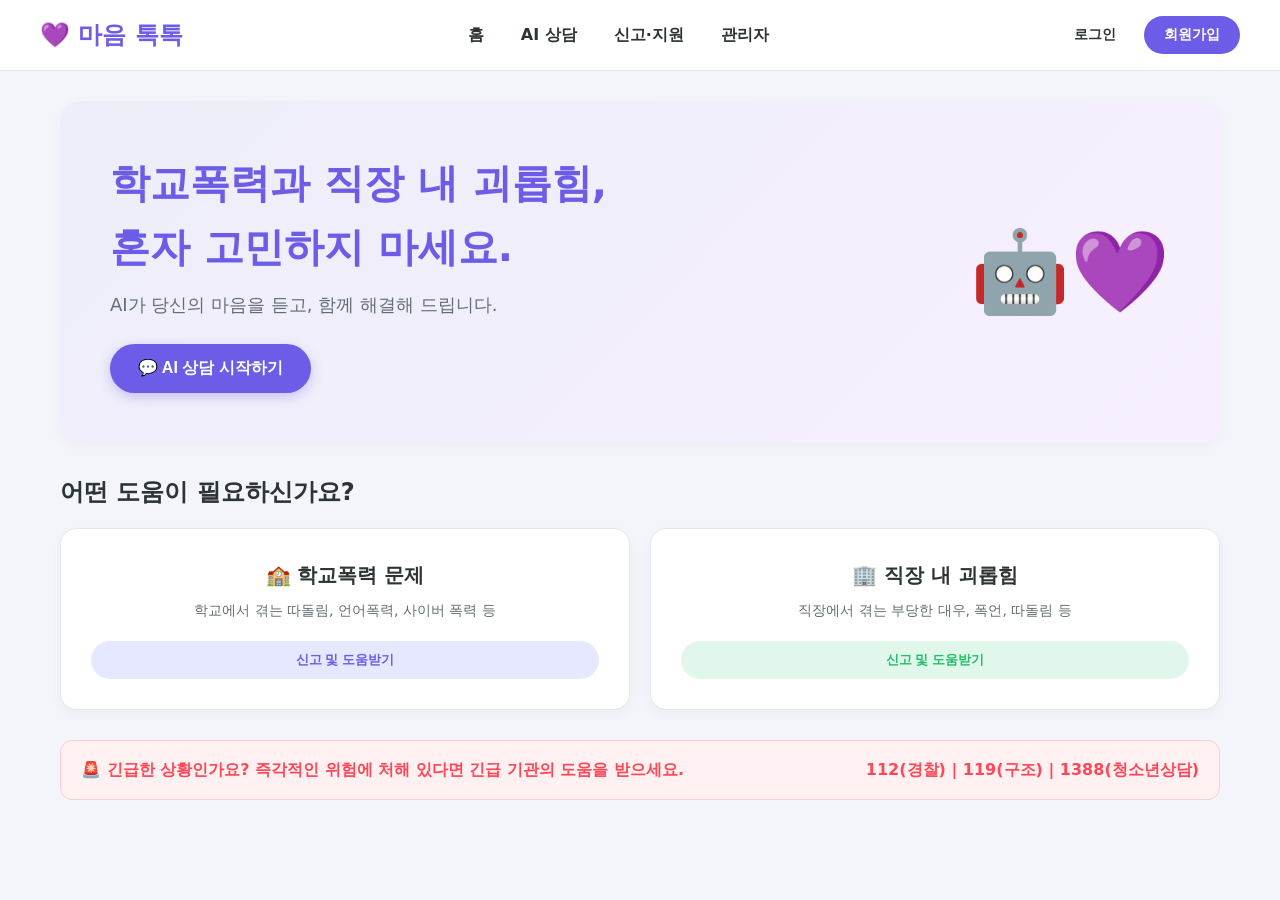
<file: docs/assets/teams/team9/project.html>
<!DOCTYPE html>
<html lang="ko">
<head>
  <meta charset="UTF-8">
  <meta name="viewport" content="width=device-width, initial-scale=1.0">
  <title>마음 톡톡 - 혼자 고민하지 마세요</title>
  <style>
    :root {
      --primary: #6c5ce7;
      --primary-light: #a8a4e6;
      --bg-color: #f4f5fb;
      --card-bg: #ffffff;
      --text-main: #2d3436;
      --text-sub: #636e72;
      --danger: #ff4757;
      --success: #2ed573;
      --border: #e1e8ed;
    }
    * {
      box-sizing: border-box;
      margin: 0;
      padding: 0;
    }
    body {
      font-family: 'Pretendard', -apple-system, BlinkMacSystemFont, system-ui, sans-serif;
      background-color: var(--bg-color);
      color: var(--text-main);
      line-height: 1.6;
    }
    header {
      background: white;
      display: flex;
      justify-content: space-between;
      align-items: center;
      padding: 16px 40px;
      border-bottom: 1px solid var(--border);
      position: sticky;
      top: 0;
      z-index: 100;
    }
    .logo {
      font-size: 24px;
      font-weight: 800;
      color: var(--primary);
      cursor: pointer;
      display: flex;
      align-items: center;
      gap: 8px;
    }
    nav a {
      margin: 0 16px;
      text-decoration: none;
      color: var(--text-main);
      font-weight: 600;
      cursor: pointer;
    }
    nav a:hover {
      color: var(--primary);
    }
    .header-btns {
      display: flex;
      align-items: center;
      gap: 8px;
    }
    .header-btns button {
      padding: 10px 20px;
      border-radius: 20px;
      font-weight: bold;
      border: none;
      cursor: pointer;
      font-size: 14px;
    }
    .btn-login {
      background: transparent;
      color: var(--text-main);
    }
    .btn-signup {
      background: var(--primary);
      color: white;
    }
    .user-badge {
      font-weight: bold;
      color: var(--primary);
      margin-right: 8px;
    }

    .container {
      max-width: 1200px;
      margin: 30px auto;
      padding: 0 20px;
    }
    .screen {
      display: none;
    }
    .screen.active {
      display: block;
    }

    .hero {
      background: linear-gradient(135deg, #edeef9, #f7efff);
      border-radius: 20px;
      padding: 50px;
      display: flex;
      justify-content: space-between;
      align-items: center;
      margin-bottom: 30px;
      box-shadow: 0 4px 15px rgba(0,0,0,0.03);
    }
    .hero-text h1 {
      font-size: 40px;
      color: var(--primary);
      margin-bottom: 12px;
    }
    .hero-text p {
      font-size: 18px;
      color: var(--text-sub);
      margin-bottom: 24px;
    }
    .btn-primary {
      background: var(--primary);
      color: white;
      padding: 14px 28px;
      border-radius: 30px;
      border: none;
      font-size: 16px;
      font-weight: bold;
      cursor: pointer;
      box-shadow: 0 4px 12px rgba(108, 92, 231, 0.3);
      transition: transform 0.2s;
    }
    .btn-primary:hover {
      transform: translateY(-2px);
    }

    .grid-2 {
      display: grid;
      grid-template-columns: 1fr 1fr;
      gap: 20px;
      margin-bottom: 30px;
    }
    .card {
      background: var(--card-bg);
      border-radius: 16px;
      padding: 30px;
      text-align: center;
      box-shadow: 0 4px 12px rgba(0,0,0,0.04);
      border: 1px solid var(--border);
    }
    .card h3 {
      font-size: 20px;
      margin-bottom: 8px;
    }
    .card p {
      color: var(--text-sub);
      font-size: 14px;
      margin-bottom: 20px;
    }
    .btn-sub {
      background: #e6e8ff;
      color: var(--primary);
      padding: 10px 24px;
      border-radius: 20px;
      border: none;
      font-weight: bold;
      cursor: pointer;
      width: 100%;
    }
    .btn-green {
      background: #e1f7ec;
      color: #20bf6b;
    }

    .emergency-banner {
      background: #fff0f1;
      border: 1px solid #ffccd0;
      border-radius: 12px;
      padding: 16px 20px;
      display: flex;
      justify-content: space-between;
      align-items: center;
      color: var(--danger);
      font-weight: bold;
      margin-bottom: 30px;
    }

    .chat-box {
      background: white;
      border-radius: 16px;
      height: 500px;
      display: flex;
      flex-direction: column;
      border: 1px solid var(--border);
      overflow: hidden;
    }
    .chat-header {
      background: var(--primary);
      color: white;
      padding: 16px;
      font-weight: bold;
      display: flex;
      justify-content: space-between;
      align-items: center;
    }
    .chat-messages {
      flex: 1;
      padding: 20px;
      overflow-y: auto;
      display: flex;
      flex-direction: column;
      gap: 12px;
      background: #fcfcfd;
    }
    .msg {
      max-width: 70%;
      padding: 12px 16px;
      border-radius: 12px;
      font-size: 15px;
    }
    .msg.ai {
      background: #f0f2f5;
      align-self: flex-start;
      border-top-left-radius: 2px;
    }
    .msg.user {
      background: var(--primary);
      color: white;
      align-self: flex-end;
      border-top-right-radius: 2px;
    }
    .chat-input-area {
      display: flex;
      padding: 12px;
      border-top: 1px solid var(--border);
      background: white;
    }
    .chat-input-area input {
      flex: 1;
      padding: 12px;
      border: 1px solid var(--border);
      border-radius: 20px;
      outline: none;
      font-size: 15px;
    }
    .chat-input-area button {
      background: var(--primary);
      color: white;
      border: none;
      padding: 10px 20px;
      margin-left: 8px;
      border-radius: 20px;
      cursor: pointer;
      font-weight: bold;
    }

    #crisis-alert {
      display: none;
      background: var(--danger);
      color: white;
      padding: 16px;
      text-align: center;
      font-weight: bold;
    }
    .crisis-links {
      display: flex;
      justify-content: center;
      gap: 12px;
      margin-top: 10px;
    }
    .crisis-links a {
      background: white;
      color: var(--danger);
      padding: 6px 14px;
      border-radius: 20px;
      text-decoration: none;
      font-size: 14px;
      font-weight: bold;
    }

    .form-container {
      background: white;
      padding: 40px;
      border-radius: 16px;
      border: 1px solid var(--border);
      max-width: 550px;
      margin: 0 auto;
      box-shadow: 0 4px 15px rgba(0,0,0,0.03);
    }
    .form-group {
      margin-bottom: 20px;
    }
    .form-group label {
      display: block;
      font-weight: bold;
      margin-bottom: 8px;
      font-size: 14px;
    }
    .form-group select, .form-group textarea, .form-group input[type="text"], .form-group input[type="password"], .form-group input[type="tel"], .form-group input[type="email"] {
      width: 100%;
      padding: 12px;
      border-radius: 8px;
      border: 1px solid var(--border);
      font-size: 15px;
      outline: none;
    }
    .name-row {
      display: flex;
      gap: 12px;
    }
    .name-row .form-group {
      flex: 1;
    }
    .severity-slider {
      width: 100%;
      margin: 10px 0;
    }
    .severity-label {
      font-weight: bold;
      color: var(--danger);
    }

    .signup-tabs {
      display: flex;
      margin-bottom: 24px;
      border-bottom: 2px solid var(--border);
    }
    .signup-tabs button {
      flex: 1;
      padding: 12px;
      background: none;
      border: none;
      font-weight: bold;
      font-size: 16px;
      cursor: pointer;
      color: var(--text-sub);
    }
    .signup-tabs button.active {
      color: var(--primary);
      border-bottom: 3px solid var(--primary);
    }
    .verify-box {
      display: flex;
      gap: 8px;
    }
    .verify-box input {
      flex: 1;
    }
    .verify-btn {
      background: #e6e8ff;
      color: var(--primary);
      border: none;
      padding: 0 16px;
      border-radius: 8px;
      font-weight: bold;
      cursor: pointer;
      white-space: nowrap;
    }

    .admin-controls {
      display: flex;
      justify-content: space-between;
      align-items: center;
      margin-bottom: 16px;
      flex-wrap: wrap;
      gap: 10px;
    }
    .filter-group {
      display: flex;
      align-items: center;
      flex-wrap: wrap;
      gap: 8px;
    }
    .filter-group button {
      background: #e6e8ff;
      color: var(--primary);
      border: none;
      padding: 8px 16px;
      border-radius: 20px;
      font-weight: bold;
      cursor: pointer;
    }
    .filter-group button.active {
      background: var(--primary);
      color: white;
    }
    .type-filter-select {
      padding: 8px 14px;
      border-radius: 20px;
      border: 1px solid var(--primary);
      color: var(--primary);
      font-weight: bold;
      background: white;
      cursor: pointer;
      outline: none;
    }
    .excel-btn {
      background: #20bf6b;
      color: white;
      border: none;
      padding: 10px 18px;
      border-radius: 8px;
      font-weight: bold;
      cursor: pointer;
    }
    .admin-table {
      width: 100%;
      border-collapse: collapse;
      background: white;
      border-radius: 12px;
      overflow: hidden;
      box-shadow: 0 4px 12px rgba(0,0,0,0.05);
      margin-bottom: 30px;
    }
    .admin-table th, .admin-table td {
      padding: 14px;
      border-bottom: 1px solid var(--border);
      text-align: left;
      font-size: 14px;
      vertical-align: middle;
    }
    .admin-table th {
      background: #f8f9fa;
      font-weight: bold;
    }
    .badge {
      padding: 4px 10px;
      border-radius: 12px;
      font-size: 12px;
      font-weight: bold;
      color: white;
    }
    .badge-high { background: var(--danger); }
    .badge-mid { background: #f39c12; }
    .badge-low { background: #2ed573; }

    .stage-select {
      padding: 6px 10px;
      border-radius: 8px;
      border: 1px solid var(--border);
      font-weight: bold;
      color: var(--primary);
      background: #fcfcfd;
      cursor: pointer;
    }

    .admin-tab-btns {
      margin-bottom: 20px;
      display: flex;
      gap: 10px;
      border-bottom: 2px solid var(--border);
      padding-bottom: 10px;
    }
    .admin-tab-btns button {
      background: none;
      border: none;
      font-size: 16px;
      font-weight: bold;
      color: var(--text-sub);
      cursor: pointer;
      padding: 8px 16px;
    }
    .admin-tab-btns button.active {
      color: var(--primary);
      border-bottom: 3px solid var(--primary);
    }
  </style>
</head>
<body>

  <!-- 헤더 -->
  <header>
    <div class="logo" onclick="showScreen('home-screen')">💜 마음 톡톡</div>
    <nav>
      <a onclick="showScreen('home-screen')">홈</a>
      <a onclick="requireLoginAndShow('chat-screen')">AI 상담</a>
      <a onclick="requireLoginAndShow('report-screen')">신고·지원</a>
      <a onclick="accessAdminDashboard()">관리자</a>
    </nav>
    <div id="header-auth" class="header-btns">
      <button class="btn-login" onclick="showScreen('login-screen')">로그인</button>
      <button class="btn-signup" onclick="showScreen('signup-screen')">회원가입</button>
    </div>
  </header>

  <!-- 1. 홈 화면 -->
  <div id="home-screen" class="container screen active">
    <div class="hero">
      <div class="hero-text">
        <h1>학교폭력과 직장 내 괴롭힘,<br>혼자 고민하지 마세요.</h1>
        <p>AI가 당신의 마음을 듣고, 함께 해결해 드립니다.</p>
        <button class="btn-primary" onclick="requireLoginAndShow('chat-screen')">💬 AI 상담 시작하기</button>
      </div>
      <div style="font-size: 80px;">🤖💜</div>
    </div>

    <h2>어떤 도움이 필요하신가요?</h2>
    <div class="grid-2" style="margin-top: 16px;">
      <div class="card">
        <h3>🏫 학교폭력 문제</h3>
        <p>학교에서 겪는 따돌림, 언어폭력, 사이버 폭력 등</p>
        <button class="btn-sub" onclick="openReportForm('학교폭력')">신고 및 도움받기</button>
      </div>
      <div class="card">
        <h3>🏢 직장 내 괴롭힘</h3>
        <p>직장에서 겪는 부당한 대우, 폭언, 따돌림 등</p>
        <button class="btn-sub btn-green" onclick="openReportForm('직장 내 괴롭힘')">신고 및 도움받기</button>
      </div>
    </div>

    <div class="emergency-banner">
      <span>🚨 긴급한 상황인가요? 즉각적인 위험에 처해 있다면 긴급 기관의 도움을 받으세요.</span>
      <span>112(경찰) | 119(구조) | 1388(청소년상담)</span>
    </div>
  </div>

  <!-- 2. 회원가입 화면 -->
  <div id="signup-screen" class="container screen">
    <div class="form-container">
      <div class="signup-tabs">
        <button id="tab-user-signup" class="active" onclick="switchSignupTab('user')">🧑 일반 회원 가입</button>
        <button id="tab-admin-signup" onclick="switchSignupTab('admin')">👮 경찰·관리자 회원 가입</button>
      </div>

      <!-- 일반 회원 가입 -->
      <div id="form-user-signup">
        <div class="name-row">
          <div class="form-group">
            <label>성</label>
            <input type="text" id="reg-last-name" placeholder="예: 홍">
          </div>
          <div class="form-group">
            <label>이름</label>
            <input type="text" id="reg-first-name" placeholder="예: 길동">
          </div>
        </div>

        <div class="form-group">
          <label>비밀번호</label>
          <input type="password" id="reg-password" placeholder="비밀번호를 입력하세요">
        </div>

        <div class="form-group">
          <label>전화번호</label>
          <input type="tel" id="reg-phone" placeholder="예: 010-1234-5678">
        </div>

        <div class="form-group">
          <label>학교 (오산시 관내 초/중/고 또는 기타)</label>
          <select id="reg-school" onchange="toggleCustomSchoolInput()">
            <option value="해당 없음">해당 없음 (일반인/직장인)</option>
            <optgroup label="--- 초등학교 ---">
              <option value="오산초등학교">오산초등학교</option>
              <option value="성호초등학교">성호초등학교</option>
              <option value="운암초등학교">운암초등학교</option>
              <option value="화성초등학교">화성초등학교</option>
              <option value="원일초등학교">원일초등학교</option>
            </optgroup>
            <optgroup label="--- 중학교 ---">
              <option value="오산중학교">오산중학교</option>
              <option value="성호중학교">성호중학교</option>
              <option value="운암중학교">운암중학교</option>
              <option value="매홀중학교">매홀중학교</option>
              <option value="문시중학교">문시중학교</option>
            </optgroup>
            <optgroup label="--- 고등학교 ---">
              <option value="오산고등학교">오산고등학교</option>
              <option value="성호고등학교">성호고등학교</option>
              <option value="운암고등학교">운암고등학교</option>
              <option value="세교고등학교">세교고등학교</option>
              <option value="매홀고등학교">매홀고등학교</option>
            </optgroup>
            <option value="기타 (직접 입력)">기타 (직접 입력)</option>
          </select>
        </div>

        <div class="form-group" id="custom-school-group" style="display: none;">
          <label>학교 이름 직접 입력</label>
          <input type="text" id="reg-school-custom" placeholder="학교명을 적어주세요">
        </div>

        <button class="btn-primary" style="width: 100%; margin-top: 10px;" onclick="registerNormalUser()">일반 회원 가입하기</button>
      </div>

      <!-- 관리자 및 경찰관 가입 (이메일 인증 필수) -->
      <div id="form-admin-signup" style="display: none;">
        <div class="form-group">
          <label>관리자/경찰관 공직 이메일 (@police.go.kr, @korea.kr)</label>
          <div class="verify-box">
            <input type="email" id="admin-email" placeholder="spo@police.go.kr">
            <button class="verify-btn" onclick="sendAdminEmailCode()">인증코드 발송</button>
          </div>
        </div>

        <div class="form-group">
          <label>이메일 인증코드 (5자리 숫자)</label>
          <div class="verify-box">
            <input type="text" id="admin-code-input" placeholder="5자리 숫자 입력" maxlength="5">
            <button class="verify-btn" onclick="verifyAdminCode()">인증 확인</button>
          </div>
        </div>

        <div id="admin-info-fields" style="opacity: 0.4; pointer-events: none;">
          <div class="name-row">
            <div class="form-group">
              <label>성</label>
              <input type="text" id="admin-last-name" placeholder="예: 김">
            </div>
            <div class="form-group">
              <label>이름</label>
              <input type="text" id="admin-first-name" placeholder="예: 순경">
            </div>
          </div>

          <div class="form-group">
            <label>비밀번호</label>
            <input type="password" id="admin-password" placeholder="관리자 비밀번호">
          </div>

          <div class="form-group">
            <label>소속 기관 및 관리 지역</label>
            <select id="admin-region">
              <option value="경기남부경찰청(오산)">경기남부경찰청 (오산 SPO)</option>
              <option value="서울특별시">서울특별시</option>
              <option value="강원권">강원권</option>
              <option value="충청권">충청권 (대전·세종·충남·충북)</option>
              <option value="전라권">전라권 (광주·전남·전북)</option>
              <option value="경상권">경상권 (부산·대구·울산·경남·경북)</option>
              <option value="제주권">제주특별자치도</option>
            </select>
          </div>

          <button class="btn-primary" style="width: 100%; margin-top: 10px; background: #2d3436;" onclick="registerAdminUser()">👮 경찰/관리자 가입 완료</button>
        </div>
      </div>

      <p style="text-align: center; margin-top: 16px; font-size: 14px; color: var(--text-sub);">
        이미 계정이 있으신가요? <a style="color: var(--primary); cursor: pointer; font-weight: bold;" onclick="showScreen('login-screen')">로그인</a>
      </p>
    </div>
  </div>

  <!-- 3. 로그인 화면 -->
  <div id="login-screen" class="container screen">
    <div class="form-container">
      <h2 style="text-align: center; color: var(--primary); margin-bottom: 24px;">🔑 마음 톡톡 로그인</h2>
      
      <div class="name-row">
        <div class="form-group">
          <label>성</label>
          <input type="text" id="login-last-name" placeholder="예: 홍">
        </div>
        <div class="form-group">
          <label>이름</label>
          <input type="text" id="login-first-name" placeholder="예: 길동">
        </div>
      </div>

      <div class="form-group">
        <label>비밀번호</label>
        <input type="password" id="login-password" placeholder="비밀번호를 입력하세요" onkeypress="if(event.key==='Enter') loginUser()">
      </div>

      <button class="btn-primary" style="width: 100%; margin-top: 10px;" onclick="loginUser()">로그인</button>
      <p style="text-align: center; margin-top: 16px; font-size: 14px; color: var(--text-sub);">
        아직 회원이 아니신가요? <a style="color: var(--primary); cursor: pointer; font-weight: bold;" onclick="showScreen('signup-screen')">회원가입</a>
      </p>
    </div>
  </div>

  <!-- 4. AI 심리상담 화면 -->
  <div id="chat-screen" class="container screen">
    <div id="crisis-alert">
      ⚠️ 위기 감지 모드 가동: 혼자가 아닙니다. 지금 즉시 도움을 받을 수 있는 전문가에게 연락하세요!
      <div class="crisis-links">
        <a href="tel:112">🚓 112 (경찰)</a>
        <a href="tel:119">🚑 119 (구급·구조)</a>
        <a href="tel:1388">📞 1388 (청소년 상담)</a>
        <a href="tel:15889191">💜 1588-9191 (생명의전화)</a>
      </div>
    </div>

    <div class="chat-box" style="margin-top: 20px;">
      <div class="chat-header">
        <span>🤖 마음 톡톡 AI 상담사</span>
        <span style="font-size: 12px; opacity: 0.8;">※ 익명 및 비밀 보장</span>
      </div>
      <div id="chat-messages" class="chat-messages">
        <div class="msg ai">안녕하세요. 마음 톡톡 AI 상담사입니다. 오늘 어떤 일이 있으셨나요? 편안하게 이야기해 주세요.</div>
      </div>
      <div class="chat-input-area">
        <input type="text" id="chat-input" placeholder="마음을 편안하게 적어보세요..." onkeypress="if(event.key==='Enter') sendMessage()">
        <button onclick="sendMessage()">전송</button>
      </div>
    </div>
  </div>

  <!-- 5. 신고 양식 화면 -->
  <div id="report-screen" class="container screen">
    <div class="form-container" style="max-width: 700px;">
      <h2 style="margin-bottom: 24px; text-align: center; color: var(--primary);">🛡️ 맞춤형 피해 신고·접수</h2>
      
      <div class="form-group">
        <label>괴롭힘 문제 구분</label>
        <select id="rep-category">
          <option value="학교폭력">학교폭력</option>
          <option value="직장 내 괴롭힘">직장 내 괴롭힘</option>
        </select>
      </div>

      <div class="form-group">
        <label>괴롭힘의 종류</label>
        <select id="rep-type">
          <option value="언어폭력 (모욕/협박)">언어폭력 (모욕/협박)</option>
          <option value="집단 따돌림 및 소외">집단 따돌림 및 소외</option>
          <option value="사이버 괴롭힘 (SNS/메신저)">사이버 괴롭힘 (SNS/메신저)</option>
          <option value="신체 폭력 및 폭행">신체 폭력 및 폭행</option>
          <option value="부당한 대우 및 업무 배제">부당한 대우 및 업무 배제</option>
        </select>
      </div>

      <div class="form-group">
        <label>괴롭힘의 강도 (1단계 ~ 5단계)</label>
        <input type="range" id="rep-severity" class="severity-slider" min="1" max="5" value="3" oninput="updateSeverityLabel()">
        <div id="severity-text" class="severity-label">강도: 3단계 (중간 - 지속적인 스트레스 및 괴롭힘)</div>
      </div>

      <div class="form-group">
        <label>피해 내용 상세 설명</label>
        <textarea id="rep-desc" rows="5" placeholder="언제, 어디서, 어떤 일이 있었는지 자유롭게 적어주세요."></textarea>
      </div>

      <button class="btn-primary" style="width: 100%;" onclick="submitReport()">신고 접수 및 보호 지원 요청</button>
    </div>
  </div>

  <!-- 6. 관리자 전용 화면 -->
  <div id="admin-screen" class="container screen">
    <h2 id="admin-dashboard-title" style="margin-bottom: 16px; color: var(--primary);">🔐 관리자 대시보드</h2>
    
    <div class="admin-tab-btns">
      <button id="tab-btn-reports" class="active" onclick="switchAdminTab('reports')">📋 유저 피해 신고 내역</button>
      <button id="tab-btn-chat" onclick="switchAdminTab('chat')">🤖 AI 상담 대화 기록</button>
    </div>

    <!-- 신고 내역 관리자 영역 -->
    <div id="admin-area-reports">
      <div class="admin-controls">
        <!-- 1차: 학교급 필터 -->
        <div class="filter-group">
          <button class="filter-btn active" onclick="filterReports('전체', this)">전체 학교/소속</button>
          <button class="filter-btn" onclick="filterReports('초등학교', this)">초등학교</button>
          <button class="filter-btn" onclick="filterReports('중학교', this)">중학교</button>
          <button class="filter-btn" onclick="filterReports('고등학교', this)">고등학교</button>
          <button class="filter-btn" onclick="filterReports('기타', this)">일반·기타</button>
        </div>

        <!-- 가운데 글자 마스킹 적용 엑셀 다운로드 -->
        <button class="excel-btn" onclick="exportToExcel('reports')">📥 신고 내역 엑셀 다운로드 (이름 마스킹)</button>
      </div>

      <!-- 2차: 괴롭힘 종류별 카테고리 필터 -->
      <div style="margin-bottom: 16px; display: flex; align-items: center; gap: 10px;">
        <span style="font-weight: bold; font-size: 14px;">🏷️ 괴롭힘 종류별 모아보기:</span>
        <select id="type-filter" class="type-filter-select" onchange="filterByType(this.value)">
          <option value="전체">전체 괴롭힘 종류</option>
          <option value="언어폭력 (모욕/협박)">언어폭력 (모욕/협박)</option>
          <option value="집단 따돌림 및 소외">집단 따돌림 및 소외</option>
          <option value="사이버 괴롭힘 (SNS/메신저)">사이버 괴롭힘 (SNS/메신저)</option>
          <option value="신체 폭력 및 폭행">신체 폭력 및 폭행</option>
          <option value="부당한 대우 및 업무 배제">부당한 대우 및 업무 배제</option>
        </select>
      </div>

      <table class="admin-table">
        <thead>
          <tr>
            <th>번호</th>
            <th>신고자 / 소속</th>
            <th>구분</th>
            <th>괴롭힘 종류</th>
            <th>강도</th>
            <th>진행 단계 (종결 시 자동 삭제)</th>
            <th>상세 내용</th>
            <th>접수 일시</th>
          </tr>
        </thead>
        <tbody id="admin-tbody-reports"></tbody>
      </table>
    </div>

    <!-- AI 상담 기록 관리자 영역 -->
    <div id="admin-area-chat" style="display: none;">
      <div class="admin-controls">
        <p style="color: var(--text-sub);">AI 상담 창에서 이뤄진 유저들의 실제 상담 로그 기록입니다.</p>
        <button class="excel-btn" onclick="exportToExcel('chat')">📥 AI 상담 내역 엑셀로 다운로드</button>
      </div>

      <table class="admin-table">
        <thead>
          <tr>
            <th>번호</th>
            <th>대화자 (소속)</th>
            <th>발신자</th>
            <th>대화 내용</th>
            <th>시간</th>
          </tr>
        </thead>
        <tbody id="admin-tbody-chat"></tbody>
      </table>
    </div>
  </div>

  <script>
    let userList = [];
    let currentUser = null;

    let reportList = [];
    let chatLogList = [];

    // 필터 상태 관리
    let currentSchoolFilter = '전체';
    let currentTypeFilter = '전체';

    let generatedAdminCode = null;
    let isAdminEmailVerified = false;

    function showScreen(id) {
      document.querySelectorAll('.screen').forEach(el => el.classList.remove('active'));
      document.getElementById(id).classList.add('active');
    }

    function requireLoginAndShow(screenId) {
      if (!currentUser) {
        alert('🔒 로그인이 필요한 서비스입니다. 먼저 로그인해주세요.');
        showScreen('login-screen');
        return;
      }
      showScreen(screenId);
    }

    function accessAdminDashboard() {
      if (!currentUser) {
        alert('🔒 관리자 계정으로 로그인해야 접속할 수 있습니다.');
        showScreen('login-screen');
        return;
      }
      if (currentUser.role !== 'admin') {
        alert('⛔ 일반 회원 계정입니다. 관리자 권한이 있는 계정으로 로그인해주세요.');
        return;
      }
      document.getElementById('admin-dashboard-title').innerText = `🔐 관리자 대시보드 [관리 소속: ${currentUser.region}]`;
      renderAdminReports();
      renderAdminChat();
      showScreen('admin-screen');
    }

    function switchSignupTab(type) {
      document.getElementById('tab-user-signup').classList.remove('active');
      document.getElementById('tab-admin-signup').classList.remove('active');
      document.getElementById('form-user-signup').style.display = 'none';
      document.getElementById('form-admin-signup').style.display = 'none';

      if (type === 'user') {
        document.getElementById('tab-user-signup').classList.add('active');
        document.getElementById('form-user-signup').style.display = 'block';
      } else {
        document.getElementById('tab-admin-signup').classList.add('active');
        document.getElementById('form-admin-signup').style.display = 'block';
      }
    }

    function toggleCustomSchoolInput() {
      const selectVal = document.getElementById('reg-school').value;
      const customGroup = document.getElementById('custom-school-group');
      customGroup.style.display = (selectVal === '기타 (직접 입력)') ? 'block' : 'none';
    }

    function registerNormalUser() {
      const lastName = document.getElementById('reg-last-name').value.trim();
      const firstName = document.getElementById('reg-first-name').value.trim();
      const password = document.getElementById('reg-password').value.trim();
      const phone = document.getElementById('reg-phone').value.trim();
      let school = document.getElementById('reg-school').value;

      if (school === '기타 (직접 입력)') {
        const customSchool = document.getElementById('reg-school-custom').value.trim();
        if (!customSchool) {
          alert('학교 이름을 직접 적어주세요.');
          return;
        }
        school = customSchool;
      }

      if (!lastName || !firstName || !password || !phone) {
        alert('모든 가입 정보를 올바르게 입력해주세요.');
        return;
      }

      const exists = userList.some(u => u.lastName === lastName && u.firstName === firstName);
      if (exists) {
        alert('이미 동일한 이름으로 가입된 계정이 존재합니다.');
        return;
      }

      userList.push({ lastName, firstName, password, phone, school, role: 'user' });

      alert(`🎉 [${lastName}${firstName}]님, 일반 회원가입이 완료되었습니다!`);
      document.getElementById('reg-last-name').value = '';
      document.getElementById('reg-first-name').value = '';
      document.getElementById('reg-password').value = '';
      document.getElementById('reg-phone').value = '';
      showScreen('login-screen');
    }

    // ⭐ 경찰관 및 공직자 공식 이메일 도메인 검증 기능
    function sendAdminEmailCode() {
      const email = document.getElementById('admin-email').value.trim();
      if (!email || !email.includes('@')) {
        alert('올바른 이메일 주소를 입력해주세요.');
        return;
      }

      // 경찰관(@police.go.kr) 또는 공직자(@korea.kr) 이메일 검증
      if (!email.endsWith('@police.go.kr') && !email.endsWith('@korea.kr') && !email.endsWith('@maum.kr')) {
        alert('❌ 경찰관/관리자 인증을 위해서는 공직자 공식 메일(@police.go.kr 등) 주소를 입력해야 합니다.');
        return;
      }

      generatedAdminCode = Math.floor(10000 + Math.random() * 90000).toString();
      isAdminEmailVerified = false;
      alert(`📧 [공직자 메일 발송 알림]\n이메일(${email})로 5자리 인증코드가 발송되었습니다.\n테스트 확인 코드: [ ${generatedAdminCode} ]`);
    }

    function verifyAdminCode() {
      const inputCode = document.getElementById('admin-code-input').value.trim();
      if (!generatedAdminCode) {
        alert('먼저 [인증코드 발송] 버튼을 눌러주세요.');
        return;
      }
      if (inputCode === generatedAdminCode) {
        alert('✅ 인증이 완료되었습니다! 하단의 관리자/경찰관 정보를 입력해주세요.');
        isAdminEmailVerified = true;
        document.getElementById('admin-info-fields').style.opacity = '1';
        document.getElementById('admin-info-fields').style.pointerEvents = 'auto';
      } else {
        alert('❌ 인증코드가 일치하지 않습니다. 다시 확인해주세요.');
      }
    }

    function registerAdminUser() {
      if (!isAdminEmailVerified) {
        alert('이메일 인증을 먼저 완료해주세요.');
        return;
      }
      const lastName = document.getElementById('admin-last-name').value.trim();
      const firstName = document.getElementById('admin-first-name').value.trim();
      const password = document.getElementById('admin-password').value.trim();
      const region = document.getElementById('admin-region').value;

      if (!lastName || !firstName || !password) {
        alert('성, 이름, 비밀번호를 모두 입력해주세요.');
        return;
      }

      const exists = userList.some(u => u.lastName === lastName && u.firstName === firstName);
      if (exists) {
        alert('이미 동일한 이름으로 가입된 계정이 존재합니다.');
        return;
      }

      userList.push({ lastName, firstName, password, school: `[👮 ${region}]`, region, role: 'admin' });

      alert(`👮 [${region}] 권한을 가진 계정(${lastName}${firstName}님)이 정상 생성되었습니다!`);
      document.getElementById('admin-last-name').value = '';
      document.getElementById('admin-first-name').value = '';
      document.getElementById('admin-password').value = '';
      showScreen('login-screen');
    }

    function loginUser() {
      const lastName = document.getElementById('login-last-name').value.trim();
      const firstName = document.getElementById('login-first-name').value.trim();
      const password = document.getElementById('login-password').value.trim();

      const found = userList.find(u => 
        u.lastName === lastName && u.firstName === firstName && u.password === password
      );

      if (!found) {
        alert('회원 정보가 일치하지 않습니다.');
        return;
      }

      currentUser = found;
      alert(`💜 [${found.lastName}${found.firstName}]님, 환영합니다!`);
      
      document.getElementById('login-last-name').value = '';
      document.getElementById('login-first-name').value = '';
      document.getElementById('login-password').value = '';

      updateHeaderAuth();
      showScreen('home-screen');
    }

    function logoutUser() {
      currentUser = null;
      alert('로그아웃 되었습니다.');
      updateHeaderAuth();
      showScreen('home-screen');
    }

    function updateHeaderAuth() {
      const authDiv = document.getElementById('header-auth');
      if (currentUser) {
        const roleIcon = currentUser.role === 'admin' ? '👮' : '👤';
        authDiv.innerHTML = `
          <span class="user-badge">${roleIcon} ${currentUser.lastName}${currentUser.firstName}님 (${currentUser.school})</span>
          <button class="btn-login" onclick="logoutUser()">로그아웃</button>
        `;
      } else {
        authDiv.innerHTML = `
          <button class="btn-login" onclick="showScreen('login-screen')">로그인</button>
          <button class="btn-signup" onclick="showScreen('signup-screen')">회원가입</button>
        `;
      }
    }

    function openReportForm(category) {
      requireLoginAndShow('report-screen');
      document.getElementById('rep-category').value = category;
    }

    function updateSeverityLabel() {
      const val = document.getElementById('rep-severity').value;
      const textEl = document.getElementById('severity-text');
      const descMap = {
        "1": "1단계 (경미함 - 단발성 불편 및 오해)",
        "2": "2단계 (주의 - 간헐적 무시나 눈치 줌)",
        "3": "3단계 (중간 - 지속적인 스트레스 및 괴롭힘)",
        "4": "4단계 (심각 - 심리적 트라우마 및 우울증 동반)",
        "5": "5단계 (긴급 - 즉각적인 기관 개입 및 분리 조치 필요)"
      };
      textEl.innerText = `강도: ${descMap[val]}`;
    }

    function sendMessage() {
      const inputEl = document.getElementById('chat-input');
      const text = inputEl.value.trim();
      if (!text) return;

      const now = getFormattedTime();
      const userName = currentUser ? `${currentUser.lastName}${currentUser.firstName}` : '익명 유저';
      const userSchool = currentUser ? currentUser.school : '소속 없음';

      addMessage(text, 'user');
      chatLogList.push({ id: chatLogList.length + 1, userName, school: userSchool, sender: '유저', content: text, time: now });
      inputEl.value = '';

      const dangerKeywords = ["자살", "죽고", "죽고싶", "살려", "자해", "폭력", "위험", "뛰어내"];
      const isDangerous = dangerKeywords.some(k => text.includes(k));

      setTimeout(() => {
        let aiResponse = "";
        if (isDangerous) {
          document.getElementById('crisis-alert').style.display = 'block';
          aiResponse = "🚨 [위기 감지] 지금 매우 힘들고 위험한 상황이신 것 같아요. 절대 혼자 견디지 마세요! 상단의 긴급 기관 전화버튼을 누르거나 즉시 112/1388로 연락해주세요. 제가 당신의 편이 되어드릴게요.";
        } else {
          aiResponse = "많이 힘드셨겠어요. 당신의 잘못이 절대 아닙니다. 제가 끝까지 들어드릴 테니 더 이야기해 주시겠어요?";
        }
        addMessage(aiResponse, 'ai');
        chatLogList.push({ id: chatLogList.length + 1, userName, school: userSchool, sender: 'AI 상담사', content: aiResponse, time: getFormattedTime() });
      }, 600);
    }

    function addMessage(text, sender) {
      const container = document.getElementById('chat-messages');
      const div = document.createElement('div');
      div.className = `msg ${sender}`;
      div.innerText = text;
      container.appendChild(div);
      container.scrollTop = container.scrollHeight;
    }

    function submitReport() {
      const category = document.getElementById('rep-category').value;
      const type = document.getElementById('rep-type').value;
      const severity = parseInt(document.getElementById('rep-severity').value);
      const desc = document.getElementById('rep-desc').value.trim();

      if (!desc) {
        alert('피해 내용을 적어주세요.');
        return;
      }

      const lastName = currentUser ? currentUser.lastName : "익명";
      const firstName = currentUser ? currentUser.firstName : "신고자";
      const userSchool = currentUser ? currentUser.school : '소속 없음';

      reportList.unshift({
        id: reportList.length + 1,
        lastName,
        firstName,
        userName: `${lastName}${firstName}`,
        school: userSchool,
        category,
        type,
        severity,
        stage: "1. 신고 접수",
        desc,
        time: getFormattedTime()
      });

      alert('💜 안전하게 신고가 접수되었습니다.');
      document.getElementById('rep-desc').value = '';
      showScreen('home-screen');
    }

    // ⭐ 사안 단계 변경 시 '6. 종결' 선택 시 확인 절차 후 자동 삭제
    function updateCaseStage(id, selectEl) {
      const foundIndex = reportList.findIndex(r => r.id === id);
      if (foundIndex === -1) return;

      const newStage = selectEl.value;

      if (newStage === "6. 종결") {
        const isConfirmed = confirm(`⚠️ [사건 종결 확인]\n#${id}번 사건을 정말로 '종결' 처리하시겠습니까?\n\n※ 종결된 사건은 데이터베이스에서 즉시 영구 삭제됩니다.`);
        if (isConfirmed) {
          reportList.splice(foundIndex, 1);
          alert(`🗑️ #${id}번 사건이 종결되어 목록에서 완전히 삭제되었습니다.`);
          renderAdminReports();
          return;
        } else {
          selectEl.value = reportList[foundIndex].stage;
          return;
        }
      }

      reportList[foundIndex].stage = newStage;
      alert(`📌 [#${id}번 사건] 진행 단계가 '${newStage}'(으)로 변경되었습니다.`);
    }

    function switchAdminTab(tabName) {
      document.getElementById('tab-btn-reports').classList.remove('active');
      document.getElementById('tab-btn-chat').classList.remove('active');
      document.getElementById('admin-area-reports').style.display = 'none';
      document.getElementById('admin-area-chat').style.display = 'none';

      if (tabName === 'reports') {
        document.getElementById('tab-btn-reports').classList.add('active');
        document.getElementById('admin-area-reports').style.display = 'block';
        renderAdminReports();
      } else {
        document.getElementById('tab-btn-chat').classList.add('active');
        document.getElementById('admin-area-chat').style.display = 'block';
        renderAdminChat();
      }
    }

    // 학교급 1차 필터
    function filterReports(schoolType, btnEl) {
      currentSchoolFilter = schoolType;
      document.querySelectorAll('.filter-btn').forEach(b => b.classList.remove('active'));
      btnEl.classList.add('active');
      renderAdminReports();
    }

    // 괴롭힘 종류별 2차 필터
    function filterByType(typeValue) {
      currentTypeFilter = typeValue;
      renderAdminReports();
    }

    function renderAdminReports() {
      const tbody = document.getElementById('admin-tbody-reports');
      tbody.innerHTML = '';

      const filtered = reportList.filter(item => {
        let schoolMatch = true;
        if (currentSchoolFilter === '초등학교') schoolMatch = item.school.includes('초등학교') || item.school.includes('초');
        else if (currentSchoolFilter === '중학교') schoolMatch = item.school.includes('중학교') || item.school.includes('중');
        else if (currentSchoolFilter === '고등학교') schoolMatch = item.school.includes('고등학교') || item.school.includes('고');
        else if (currentSchoolFilter === '기타') {
          schoolMatch = !item.school.includes('초') && !item.school.includes('중') && !item.school.includes('고');
        }

        let typeMatch = true;
        if (currentTypeFilter !== '전체') {
          typeMatch = (item.type === currentTypeFilter);
        }

        return schoolMatch && typeMatch;
      });

      if (filtered.length === 0) {
        tbody.innerHTML = `<tr><td colspan="8" style="text-align: center; color: var(--text-sub);">해당 카테고리에 일치하는 피해 신고 내역이 없습니다.</td></tr>`;
        return;
      }

      const stages = [
        "1. 신고 접수",
        "2. 초동조치(분리)",
        "3. 사안 조사",
        "4. 학교장 자체해결",
        "5. 학폭위 심의",
        "6. 종결"
      ];

      filtered.forEach(item => {
        let badgeClass = 'badge-low';
        if (item.severity >= 4) badgeClass = 'badge-high';
        else if (item.severity === 3) badgeClass = 'badge-mid';

        let stageOptions = stages.map(s => {
          const selected = (item.stage === s) ? "selected" : "";
          return `<option value="${s}" ${selected}>${s}</option>`;
        }).join("");

        const tr = document.createElement('tr');
        tr.innerHTML = `
          <td>#${item.id}</td>
          <td><strong>${item.userName}</strong><br><span style="color:var(--text-sub); font-size:12px;">(${item.school})</span></td>
          <td>${item.category}</td>
          <td><strong style="color:var(--primary);">${item.type}</strong></td>
          <td><span class="badge ${badgeClass}">${item.severity}단계</span></td>
          <td>
            <select class="stage-select" onchange="updateCaseStage(${item.id}, this)">
              ${stageOptions}
            </select>
          </td>
          <td>${item.desc}</td>
          <td>${item.time}</td>
        `;
        tbody.appendChild(tr);
      });
    }

    function renderAdminChat() {
      const tbody = document.getElementById('admin-tbody-chat');
      tbody.innerHTML = '';

      if (chatLogList.length === 0) {
        tbody.innerHTML = `<tr><td colspan="5" style="text-align: center; color: var(--text-sub);">기록된 AI 상담 대화 내역이 없습니다.</td></tr>`;
        return;
      }

      chatLogList.forEach(item => {
        const tr = document.createElement('tr');
        tr.innerHTML = `
          <td>#${item.id}</td>
          <td><strong>${item.userName}</strong><br><span style="color:var(--text-sub); font-size:12px;">(${item.school})</span></td>
          <td><span style="color:${item.sender==='유저' ? 'var(--primary)' : '#e67e22'}; font-weight:bold;">${item.sender}</span></td>
          <td>${item.content}</td>
          <td>${item.time}</td>
        `;
        tbody.appendChild(tr);
      });
    }

    // ⭐ 이름 가운데 글자만 '#'으로 마스킹하는 보조 함수
    function maskMiddleName(name) {
      if (!name || name.length === 0) return "익명";
      if (name.length === 1) return name;
      if (name.length === 2) {
        return name[0] + "#";
      }
      const firstChar = name[0];
      const lastChar = name[name.length - 1];
      const middleMask = "#".repeat(name.length - 2);
      return firstChar + middleMask + lastChar;
    }

    // ⭐ 엑셀 다운로드 (가운데 이름 마스킹 반영)
    function exportToExcel(type) {
      let csvContent = "\uFEFF";
      let fileName = "";

      if (type === 'reports') {
        if (reportList.length === 0) {
          alert('내보낼 신고 데이터가 없습니다.');
          return;
        }
        fileName = `마음톡톡_신고내역_가운데마스킹_${getFormattedDateForFile()}.csv`;
        csvContent += "번호,신고자(마스킹),소속학교,구분,괴롭힘종류,강도(단계),진행단계,상세내용,접수일시\n";
        
        reportList.forEach(r => {
          // 성+이름 전체에서 가운데 글자만 마스킹 처리 (예: 홍길동 ➔ 홍#동, 김민 ➔ 김#)
          const fullName = r.lastName + r.firstName;
          const maskedName = maskMiddleName(fullName);

          const row = [
            r.id, 
            maskedName, 
            r.school, 
            r.category, 
            r.type, 
            r.severity, 
            r.stage, 
            `"${r.desc.replace(/"/g, '""')}"`, 
            r.time
          ];
          csvContent += row.join(",") + "\n";
        });
      } else {
        if (chatLogList.length === 0) {
          alert('내보낼 상담 데이터가 없습니다.');
          return;
        }
        fileName = `마음톡톡_AI상담기록_${getFormattedDateForFile()}.csv`;
        csvContent += "번호,대화자,소속학교,발신자,대화내용,시간\n";
        
        chatLogList.forEach(c => {
          const row = [
            c.id, 
            c.userName, 
            c.school, 
            c.sender, 
            `"${c.content.replace(/"/g, '""')}"`, 
            c.time
          ];
          csvContent += row.join(",") + "\n";
        });
      }

      const blob = new Blob([csvContent], { type: 'text/csv;charset=utf-8;' });
      const link = document.createElement("a");
      const url = URL.createObjectURL(blob);
      link.setAttribute("href", url);
      link.setAttribute("download", fileName);
      link.style.visibility = 'hidden';
      document.body.appendChild(link);
      link.click();
      document.body.removeChild(link);
    }

    function getFormattedTime() {
      const now = new Date();
      return `${now.getFullYear()}-${String(now.getMonth()+1).padStart(2,'0')}-${String(now.getDate()).padStart(2,'0')} ${String(now.getHours()).padStart(2,'0')}:${String(now.getMinutes()).padStart(2,'0')}`;
    }

    function getFormattedDateForFile() {
      const now = new Date();
      return `${now.getFullYear()}${String(now.getMonth()+1).padStart(2,'0')}${String(now.getDate()).padStart(2,'0')}`;
    }
  </script>
</body>
</html>
</file>
